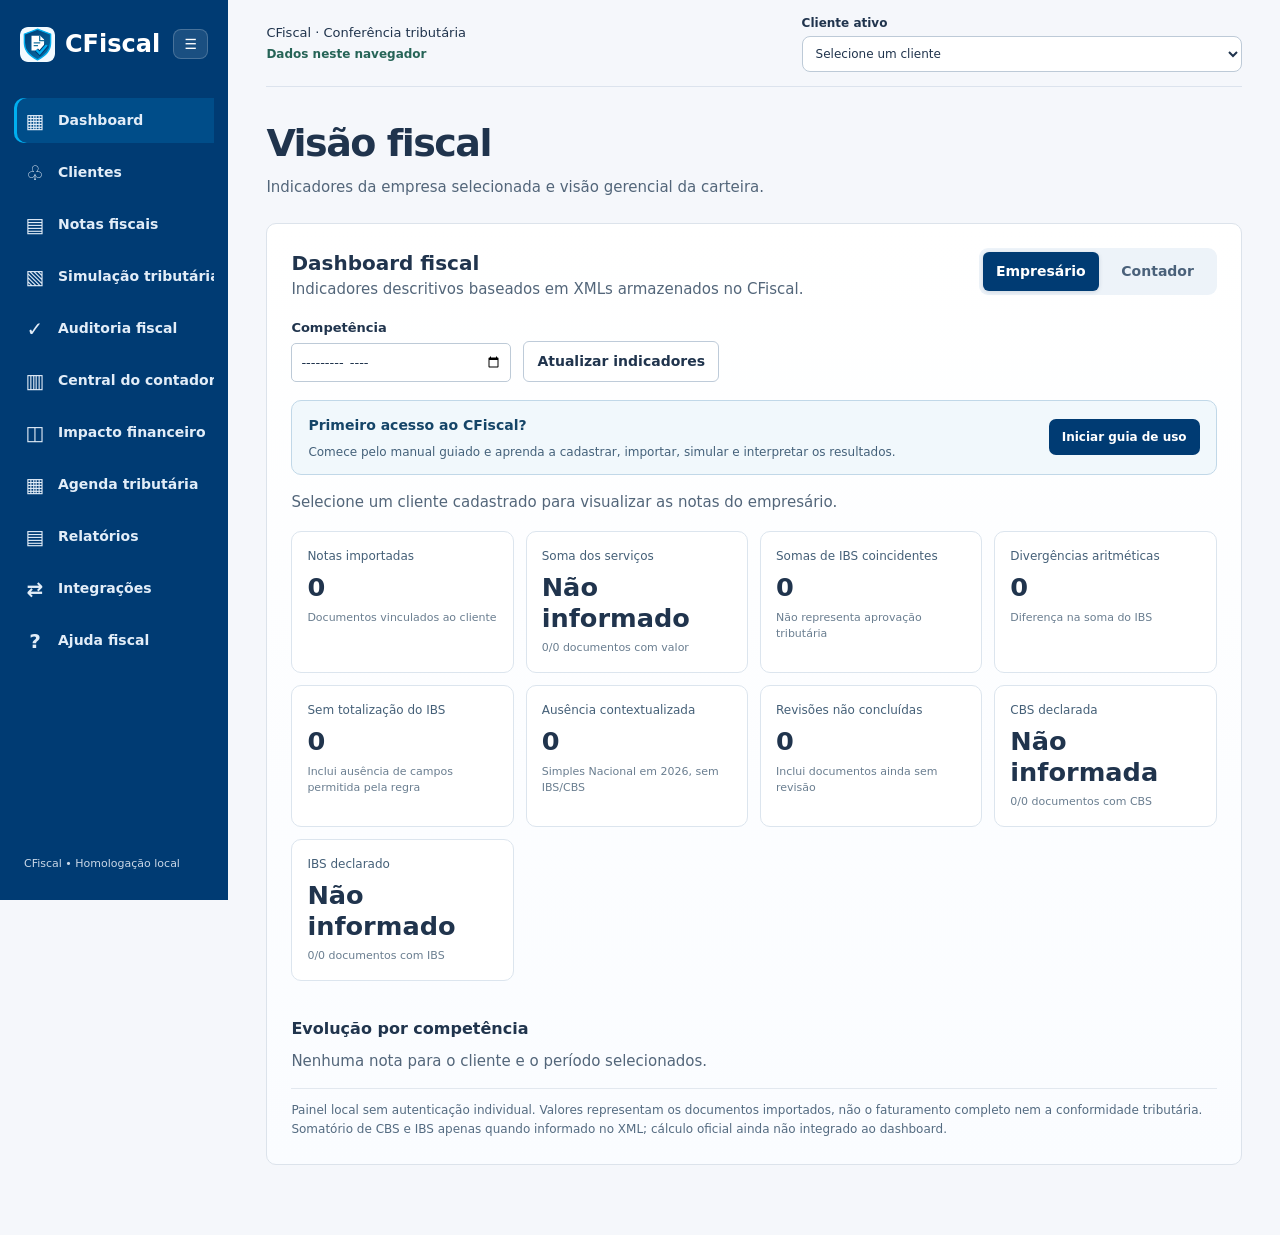
<file: web/index.html>
<!doctype html><html lang="pt-BR"><head><meta charset="utf-8"><meta name="viewport" content="width=device-width, initial-scale=1"><title>CFiscal | Dashboard</title><link rel="icon" href="marca.svg?v=2"><link rel="stylesheet" href="componentes/consult-tabs.css"><link rel="stylesheet" href="style.css"><script defer src="componentes/consult-tabs.js"></script><script defer src="browser-store.js"></script><script defer src="app.js"></script><script defer src="dashboard.js"></script><script defer src="preliminary.js"></script><script defer src="tax-engine.js"></script><script defer src="fiscal-workspace.js"></script><script defer src="simulation.js"></script><script defer src="navigation.js"></script></head><body><aside id="sidebar" class="app-sidebar"><div class="brand"><img src="marca.svg?v=2" alt="Ícone CFiscal"><span class="brand-name">CFiscal</span><button type="button" id="sidebarToggle" title="Recolher ou expandir menu" aria-label="Recolher menu lateral" aria-expanded="true">☰</button></div><nav aria-label="Navegação principal"><a href="#painel" data-nav="painel"><span class="nav-icon">▦</span><span class="nav-label">Dashboard</span></a><a href="#clientes" data-nav="clientes"><span class="nav-icon">♧</span><span class="nav-label">Clientes</span></a><a href="#notas" data-nav="notas"><span class="nav-icon">▤</span><span class="nav-label">Notas fiscais</span></a><a href="#simulacao" data-nav="simulacao"><span class="nav-icon">▧</span><span class="nav-label">Simulação tributária</span></a><a href="#auditoria" data-nav="auditoria"><span class="nav-icon">✓</span><span class="nav-label">Auditoria fiscal</span></a><a href="#contador" data-nav="contador"><span class="nav-icon">▥</span><span class="nav-label">Central do contador</span></a><a href="#impacto" data-nav="impacto"><span class="nav-icon">◫</span><span class="nav-label">Impacto financeiro</span></a><a href="#agenda" data-nav="agenda"><span class="nav-icon">▦</span><span class="nav-label">Agenda tributária</span></a><a href="#relatorios" data-nav="relatorios"><span class="nav-icon">▤</span><span class="nav-label">Relatórios</span></a><a href="#integracoes" data-nav="integracoes"><span class="nav-icon">⇄</span><span class="nav-label">Integrações</span></a><a href="ajuda.html" data-nav="ajuda"><span class="nav-icon">?</span><span class="nav-label">Ajuda fiscal</span></a></nav><small class="sidebar-foot">CFiscal • Homologação local</small></aside><main id="appMain"><header class="workspace-header"><div class="workspace-heading"><span>CFiscal · Conferência tributária</span><b id="storageModeLabel">Ambiente local</b></div><label class="workspace-client">Cliente ativo <select id="clientSelect"><option value="">Selecione um cliente</option></select></label></header><section class="app-view" data-view="painel" id="view-painel" hidden><div class="page-heading"><h1>Visão fiscal</h1><p>Indicadores da empresa selecionada e visão gerencial da carteira.</p></div><section class="sheet dashboard" id="painel" aria-label="Dashboard fiscal"><div class="subhead dashboard-head"><div><h2 id="dashboardTitle">Dashboard fiscal</h2><p id="dashboardDescription">Indicadores descritivos baseados em XMLs armazenados no CFiscal.</p></div><div class="role-picker" aria-label="Visão profissional"><button type="button" id="roleBusiness" class="active" aria-pressed="true">Empresário</button><button type="button" id="roleAccountant" aria-pressed="false">Contador</button></div></div><div class="dashboard-tools"><label>Competência <input type="month" id="dashboardMonth"></label><button id="dashboardRefresh" type="button">Atualizar indicadores</button></div><div class="help-entry"><div><strong>Primeiro acesso ao CFiscal?</strong><p>Comece pelo manual guiado e aprenda a cadastrar, importar, simular e interpretar os resultados.</p></div><a href="ajuda.html#roteiro">Iniciar guia de uso</a></div><p id="dashboardContext" role="status">Selecione um cliente para consultar os indicadores.</p><div id="dashboardCards" class="dashboard-cards"></div><div id="dashboardMonthList" class="dashboard-months"></div><div id="accountantClients" class="dashboard-clients" hidden></div><p class="dashboard-disclaimer">Painel local sem autenticação individual. Valores representam os documentos importados, não o faturamento completo nem a conformidade tributária. Somatório de CBS e IBS apenas quando informado no XML; cálculo oficial ainda não integrado ao dashboard.</p></section>
</section><section class="app-view" data-view="clientes" id="view-clientes" hidden><div class="page-heading"><h1>Gestão de clientes</h1><p>Cadastre emitentes e prepare a vinculação dos documentos fiscais.</p></div><section class="sheet" id="browserStorageSettings" hidden><h2>Dados armazenados neste navegador</h2><p>Na versão web, os clientes, notas, revisões e simulações ficam apenas no armazenamento local deste navegador e dispositivo. Não são sincronizados nem enviados para a Vercel ou Supabase. Limpar os dados do navegador pode excluir o cadastro. Não use dados sigilosos em equipamentos compartilhados.</p><div class="actions"><button type="button" id="browserBackup">Exportar cópia de segurança (JSON)</button><button type="button" id="browserRestore">Restaurar cópia</button><input hidden type="file" id="browserRestoreFile" accept=".json,application/json"><button type="button" id="browserClear">Apagar dados deste navegador</button></div><p id="browserStorageStatus" role="status"></p></section><section class="sheet" id="clientes"><div class="subhead"><div><h2>Clientes</h2><p>Cadastre a empresa emitente antes de importar suas notas. O vínculo é validado pelo CNPJ informado no XML.</p></div></div><form id="clientForm" class="client-form"><label>Razão social / nome do cliente<input name="nome" maxlength="150" required placeholder="Nome da empresa"></label><label>CNPJ<input name="cnpj" maxlength="18" required placeholder="00.000.000/0000-00"></label><button type="submit" class="primary">Cadastrar cliente</button></form><p id="clientInfo" role="status">Selecione um cliente para visualizar e importar notas. Documentos anteriores sem vínculo ficam em uma fila separada.</p></section>
</section><section class="app-view" data-view="notas" id="view-notas" hidden><section class="title"><div><h1>Conferência fiscal</h1><p>Importe notas de serviço e acompanhe a revisão por empresa.</p></div><div class="actions"><button id="demo">Carregar exemplos</button><button class="primary" id="import">Importar XMLs em lote</button><input hidden type="file" id="files" multiple accept=".xml,application/xml"></div></section>
<details id="receipts" class="sheet receipt" hidden><summary id="batchTitle">Resultado da importação</summary><ul id="batch"></ul></details>
<section class="sheet" id="legacySection" hidden><h2>Notas anteriores sem cliente</h2><p>Esta fila é exclusiva para organizar notas importadas antes do cadastro de clientes. Selecione o cliente com o mesmo CNPJ e use "Vincular" no detalhe da nota. A vinculação a CNPJ diferente é bloqueada.</p><button type="button" id="legacy">Ver notas sem vínculo</button><button type="button" id="backClient" hidden>Voltar ao cliente</button></section><div id="metrics" class="metrics"></div><section class="sheet"><div class="subhead"><div><h2>Fila de notas</h2><p>Conferência da soma do IBS estadual e municipal.</p></div><button id="export">Exportar CSV</button></div>
<div class="filters"><label>Emitente<select id="company"></select></label><label>Competência<input type="month" id="month"></label><label>Resultado<select id="status"><option value="">Todos os resultados</option><option>Valores coincidentes</option><option>Divergência</option><option>Dados insuficientes</option></select></label><label>Revisão<select id="workflow"><option value="">Todas as situações</option><option>Aberta</option><option>Em análise</option><option>Concluída</option><option>Reaberta</option></select></label></div>
<div class="tablewrap"><table><thead><tr><th>Nota / empresa</th><th>Competência</th><th>IBS declarado</th><th>Resultado</th><th>Revisão</th><th></th></tr></thead><tbody id="rows"></tbody></table></div><p id="empty"></p></section>
</section><section class="app-view" data-view="simulacao" id="view-simulacao" hidden>
<div class="page-heading"><h1>Simulação tributária</h1><p>Prepare as informações da empresa para comparar cenários tributários de 2027.</p></div>
<section class="sheet" id="simulationRoadmap"><div class="help-inline"><h2>Etapas do estudo tributário</h2><a href="ajuda.html#simulacao">Entenda cada campo antes de preencher</a></div><p>Preencha e salve os dados. O diagnóstico indica o que pode ser calculado e o que ainda depende da contabilidade.</p><div class="sim-steps"><button type="button" data-simstep="dados" class="active">1. Informações da empresa</button><button type="button" data-simstep="diagnostico">2. Diagnóstico e pendências</button><button type="button" data-simstep="resultados">3. Resultados e cenários</button></div><div id="simulationProgress" class="simulation-progress" role="status">Selecione a empresa e informe os dados disponíveis.</div></section>
<section class="sheet sim-panel" data-sim-panel="dados"><div class="subhead"><div><h2>Dados da empresa</h2><p>Informações locais, vinculadas ao cliente selecionado no cabeçalho. Não são extraídas automaticamente de uma única NFS-e.</p></div></div>
<div class="simulation-explain"><strong>Referência para testar com a Consult Services</strong><p>Você informou faturamento de R$ 13.000 por mês durante 2026, sem empregados e sem retirada de pró-labore. Isso permite projetar R$ 156.000 para o ano de 2027. Para o RBT12 de janeiro/2027, confirme separadamente a receita de dezembro/2025 a novembro/2026.</p><button type="button" id="simulationExample" class="sim-reference-button">Usar esses valores como hipótese</button><p><small>O exemplo preenche somente receita, projeção, equipe e pró-labore. Folha elegível, despesas e enquadramento da atividade permanecem pendentes. Não é uma confirmação contábil.</small></p></div>
<div id="simulationWarnings" class="simulation-warning" role="alert" hidden></div>
<div class="simulation-explain"><strong>Como preencher este estudo?</strong><p>Informe os dados dos últimos 12 meses e as projeções da empresa. O sistema explica cada parâmetro e não presume que uma única nota represente todo o faturamento.</p><p>Os valores devem ser confirmados com os relatórios contábeis e o PGDAS-D antes de qualquer decisão tributária.</p></div>
<form id="simulationForm" class="simulation-form">
<label>Competência de referência para RBT12 <span class="field-hint">Para competências de 2027, a referência legal considera os 12 meses anteriores ao mês imediatamente precedente à apuração. Janeiro/2027 utiliza dezembro/2025 a novembro/2026. Não copie automaticamente a receita anual de 2026.</span><input name="competencia_referencia" type="month" value="2027-01"></label>
<label>Atividade sujeita ao Fator R? <span class="field-hint">A aplicação depende da atividade efetivamente prestada, do CNAE e do anexo tributário confirmado por profissional habilitado. Não presumimos pelo texto da NFS-e.</span><select name="atividade_fator_r"><option value="nao_confirmado">A confirmar com a contabilidade</option><option value="sim">Sim, confirmado</option><option value="nao">Não, confirmado</option></select></label>
<label>Regime confirmado para o estudo <span class="field-hint">Regime cadastral ou de apuração confirmado pelo contador, não apenas o indicado no XML.</span><select name="regime_confirmado"><option value="nao_confirmado">Ainda não confirmado</option><option value="simples">Simples Nacional</option><option value="presumido">Lucro Presumido</option><option value="real">Lucro Real</option></select></label>
<label>Receita bruta acumulada em 12 meses (RBT12, R$)<span class="field-hint">Receita do período legal de referência exibido no topo da tela. Em janeiro/2027, dezembro/2025 a novembro/2026. Confira outras receitas e o demonstrativo contábil.</span><input name="receita_12m" type="number" min="0" step="0.01" placeholder="Informe o RBT12"></label>
<label>Faturamento projetado em 2027 (R$)<span class="field-hint">Previsão anual para comparar cenários. É uma hipótese, não um faturamento já realizado.</span><input name="receita_prevista_2027" type="number" min="0" step="0.01" placeholder="Projeção anual"></label>
<label>Folha elegível acumulada em 12 meses (R$)<span class="field-hint">Total usado para estudar o Fator R, incluindo pró-labore e encargos elegíveis quando aplicáveis. Informe a soma completa, sem duplicar o pró-labore.</span><input name="folha_12m" type="number" min="0" step="0.01" placeholder="Conforme apuração contábil"></label>
<label>Despesas acumuladas em 12 meses (R$)<span class="field-hint">Despesas relevantes para o estudo, a serem classificadas com a contabilidade. Nem toda despesa gera crédito tributário.</span><input name="despesas_12m" type="number" min="0" step="0.01" placeholder="Para avaliação futura de elegibilidade"></label>
<label>Situação da equipe <span class="field-hint">Ajuda a entender se existe folha de empregados além do pró-labore dos sócios.</span><select name="estrutura_equipe"><option value="nao_informado">Ainda não informado</option><option value="so_socios">Somente sócios, sem empregados</option><option value="com_funcionarios">Com empregados</option></select></label>
<label>Pró-labore bruto mensal (R$)<span class="field-hint">Remuneração mensal dos sócios pelo trabalho. Não é distribuição de lucros nem receita da empresa.</span><input name="prolabore_mensal" type="number" min="0" step="0.01" placeholder="Informe o valor bruto mensal"></label>
<div class="simulation-explain simulation-wide"><strong>Fator R, quando aplicável à atividade</strong><p>Em linhas gerais, a relação entre folha elegível e receita bruta dos últimos 12 meses influencia o enquadramento de determinadas atividades nos Anexos III ou V. A referência de 28% não equivale à alíquota de imposto nem indica um pró-labore obrigatório.</p><p>O CFiscal usa apenas a folha total informada para essa estimativa. O pró-labore é coletado separadamente para conferência, sem ser somado novamente.</p><div id="factorPreview" class="factor-preview" role="status" aria-live="polite">Preencha RBT12 e folha elegível para visualizar a proporção informativa.</div><small>Um resultado igual ou superior a 28% não confirma, por si só, que sua atividade esteja sujeita ao Fator R ou que o Anexo III seja aplicável. Consulte seu contador. Quando a folha é zero, podem existir regras específicas de apuração.</small><p><a href="https://normas.receita.fazenda.gov.br/sijut2consulta/link.action?idAto=92278" target="_blank" rel="noopener noreferrer">Resolução CGSN 140/2018, regras do Fator R</a> · <a href="https://www8.receita.fazenda.gov.br/SimplesNacional/Arquivos/manual/PerguntaoSN.pdf" target="_blank" rel="noopener noreferrer">Perguntas e Respostas do Simples Nacional</a></p></div>
<div class="simulation-actions"><button type="submit" class="primary" id="simulationSave">Salvar informações</button><button type="button" id="simulationReload">Recarregar</button><button type="button" data-sim-next="diagnostico">Ver diagnóstico</button></div>
</form><p id="simulationInfo" role="status"></p></section>
<section class="sheet sim-panel" data-sim-panel="diagnostico" hidden><h2>Diagnóstico da empresa e próximos passos</h2><p>Esta análise usa os parâmetros inseridos e não substitui os relatórios oficiais do PGDAS-D.</p><div id="simulationDiagnosis" class="sim-diagnosis" aria-live="polite"></div><div class="simulation-actions"><button type="button" data-sim-next="dados">Editar parâmetros</button><button type="button" class="primary" data-sim-next="resultados">Ver resultados disponíveis</button></div></section>
<section class="sheet sim-panel" data-sim-panel="resultados" hidden><h2>Resultados do estudo | 2027</h2><p>Você pode visualizar hipóteses financeiras sem confirmar previamente os dados com a contabilidade. Os valores abaixo são exemplos, não o DAS apurado da empresa.</p><div id="taxMemory" class="tax-memory" aria-live="polite"></div><div id="preliminaryExamples" class="preliminary-examples" aria-live="polite"></div><section class="scenario-interpretation" aria-labelledby="interpretationHeading"><h3 id="interpretationHeading">Qual cenário pode se aplicar à empresa?</h3><div id="scenarioInterpretation" aria-live="polite"></div></section><div id="simulationResults" class="sim-results" aria-live="polite"></div><h2>Comparação de regimes | 2027</h2><p>O CFiscal ainda precisa confirmar enquadramento, fator R quando aplicável, tributos sobre receita e lucro, créditos, opções de IBS/CBS e memória de cálculo antes de apresentar valores devidos.</p><div id="simulationScenarios" class="scenario-grid"></div><p class="dashboard-disclaimer">Nenhum valor de imposto ou economia é calculado nesta etapa. O XML original da empresa permanece intacto. A indicação de regime no documento de 2026 não confirma a situação cadastral efetiva em 2027.</p><div class="simulation-actions"><button type="button" data-sim-next="dados">Editar informações</button><button type="button" data-sim-next="diagnostico">Ver pendências</button></div></section>
</section><section class="app-view" data-view="auditoria" id="view-auditoria" hidden><div class="page-heading"><h1>Auditoria fiscal de documentos</h1><p>Conferência preliminar em lote, classificando alertas e ausência contextualizada por competência.</p></div><section class="sheet"><div class="subhead"><h2>Documentos do cliente ativo</h2><button type="button" id="auditRefresh">Atualizar análise</button></div><p>As verificações usam dados dos XMLs importados. Assinatura digital, XSD oficial e autorização não são validados nesta versão web.</p><div id="auditSummary" class="fiscal-stats"></div><div id="auditTable" class="table-scroll"></div></section></section>
<section class="app-view" data-view="contador" id="view-contador" hidden><div class="page-heading"><h1>Central do contador</h1><p>Visão consolidada da carteira e priorização dos documentos que exigem revisão.</p></div><section class="sheet"><div class="subhead"><h2>Carteira de empresas</h2><button type="button" id="accountingRefresh">Atualizar carteira</button></div><div id="accountingSummary" class="fiscal-stats"></div><div id="accountingTable" class="table-scroll"></div><p class="fiscal-disclaimer">A carteira desta versão mostra apenas clientes cadastrados neste navegador, sem colaboração multiusuário e sem diagnóstico de conformidade integral.</p></section></section>
<section class="app-view" data-view="impacto" id="view-impacto" hidden><div class="page-heading"><h1>Impacto financeiro e formação de preço</h1><p>Simule alterações de margem e preço conforme as hipóteses do Simples Nacional.</p></div><section class="sheet"><h2>Premissas de custo</h2><p>Os cálculos abaixo são exercícios de planejamento, não substituem o fluxo de caixa ou a apuração contábil.</p><form id="impactForm" class="simulation-form"><label>Custos operacionais mensais (R$)<input name="cost" type="number" min="0" step="0.01" placeholder="Informe seus custos totais"></label><label>Margem desejada sobre receita (%)<input name="margin" type="number" min="0" max="95" step="0.1" placeholder="Ex.: 20"></label><div class="simulation-actions"><button class="primary" type="submit">Calcular impacto</button></div></form><div id="impactResults" class="fiscal-stats"></div><p class="fiscal-disclaimer">Preço-alvo = custos mensais ÷ (1 - margem desejada - alíquota efetiva simulada). Não inclui outras obrigações, tributos fora do DAS ou mudanças do volume vendido. Fórmula indisponível quando premissas insuficientes.</p></section></section>
<section class="app-view" data-view="agenda" id="view-agenda" hidden><div class="page-heading"><h1>Agenda tributária</h1><p>Eventos oficiais de referência e acompanhamento das tarefas da empresa.</p></div><section class="sheet"><h2>Prazos legais de referência</h2><p>Datas publicadas pela Receita Federal. Consulte o órgão antes de realizar opções, pois prazos e procedimentos podem ser atualizados.</p><div id="fiscalDeadlines" class="table-scroll"></div></section><section class="sheet"><h2>Tarefas da empresa no navegador</h2><form id="agendaForm" class="simulation-form"><label>Descrição da tarefa<input name="title" required maxlength="120" placeholder="Ex.: revisar PGDAS-D da competência"></label><label>Prazo interno<input type="date" name="due" required></label><div class="simulation-actions"><button type="submit" class="primary">Adicionar tarefa</button></div></form><div id="agendaTasks"></div><p class="fiscal-disclaimer">Tarefas ficam apenas neste navegador. Não há notificações automáticas, lembretes nem sincronização entre dispositivos.</p></section></section>
<section class="app-view" data-view="relatorios" id="view-relatorios" hidden><div class="page-heading"><h1>Relatórios fiscais</h1><p>Visão explicativa para empresários e trilha técnica para contadores.</p></div><section class="sheet"><div class="actions"><button type="button" id="reportBusiness" class="primary">Relatório Empresário</button><button type="button" id="reportAccountant">Relatório Contador</button><button type="button" id="reportPrint">Imprimir ou salvar em PDF</button><button type="button" id="reportJson">Exportar relatório JSON</button></div><div id="fiscalReport" class="fiscal-report"></div></section></section>
<section class="app-view" data-view="integracoes" id="view-integracoes" hidden><div class="page-heading"><h1>Integrações fiscais</h1><p>Consulte os recursos de cálculo e geração de DANFSe disponíveis no ambiente local.</p></div><details id="integracoes" class="sheet"><summary>Integrações locais da Receita</summary><p>Na versão Python local, as calculadoras de Regime Regular e Simples Nacional podem ser acionadas na aba Motores de cada nota. No modo web com localStorage, esta conexão não existe e nenhuma consulta é executada. O DANFSe usa o XML original para gerar o PDF. Para iniciar os serviços, consulte INTEGRACOES.md no pacote.</p></details>
</section></main><dialog id="drawer"><div class="subhead"><div><small>Documento fiscal</small><h2 id="detailTitle"></h2></div><button id="close" aria-label="Fechar detalhes">Fechar</button></div>
<section class="document-next-step" id="documentNextStep" aria-label="Próxima etapa do CFiscal">
  <div class="document-next-copy"><strong id="documentStepTitle">Etapa 3 de 8 · Conferência e revisão</strong><p id="documentStepStatus">Confira a situação da revisão e avance para a simulação tributária.</p></div>
  <div class="document-next-actions"><button type="button" id="documentReviewTab">Abrir revisão</button><button class="primary" type="button" id="documentContinue">Próximo passo: Simulação tributária <span aria-hidden="true">→</span></button></div>
</section>
<div class="cs-tabs" data-consult-tabs><div class="cs-tabs__nav" role="tablist" aria-label="Detalhes da nota">
<button class="cs-tabs__tab" id="t1" role="tab" aria-controls="p1" aria-selected="true">Conferência</button><button class="cs-tabs__tab" id="t2" role="tab" aria-controls="p2">Revisão</button><button class="cs-tabs__tab" id="t3" role="tab" aria-controls="p3">Motores</button></div>
<section class="cs-tabs__panel" role="tabpanel" id="p1" aria-labelledby="t1"><div id="overview"></div><button id="print">Imprimir conferência</button> <button id="pdf">Baixar DANFSe em PDF</button></section>
<section class="cs-tabs__panel" role="tabpanel" id="p2" aria-labelledby="t2" hidden><form id="review"><label>Responsável<input name="responsavel" maxlength="100" required></label><label>Situação<select name="situacao"><option>Em análise</option><option>Concluída</option><option>Reaberta</option></select></label><label>Comentário<textarea name="comentario" maxlength="2000" required></textarea></label><button class="primary">Salvar revisão</button></form><h3>Histórico da revisão</h3><div id="history"></div></section>
<section class="cs-tabs__panel" role="tabpanel" id="p3" aria-labelledby="t3" hidden><p>Os motores consultam os serviços locais da Calculadora de Tributos para a operação selecionada. Eles não validam automaticamente a autenticidade da NFS-e nem determinam o melhor regime empresarial. A consulta exige premissas fiscais confirmadas e pode retornar cálculo simulado.</p><form id="engine"><label>Motor<select id="motor"><option value="regular">Regime Regular</option><option value="simples">Simples Nacional</option></select></label><p id="assumptions"></p><div id="fields" class="fields"></div><button class="primary">Consultar motor local</button></form><div id="evidence"></div></section></div><p id="detailMessage" role="status"></p></dialog><div id="toast" role="status"></div></body></html>
</file>
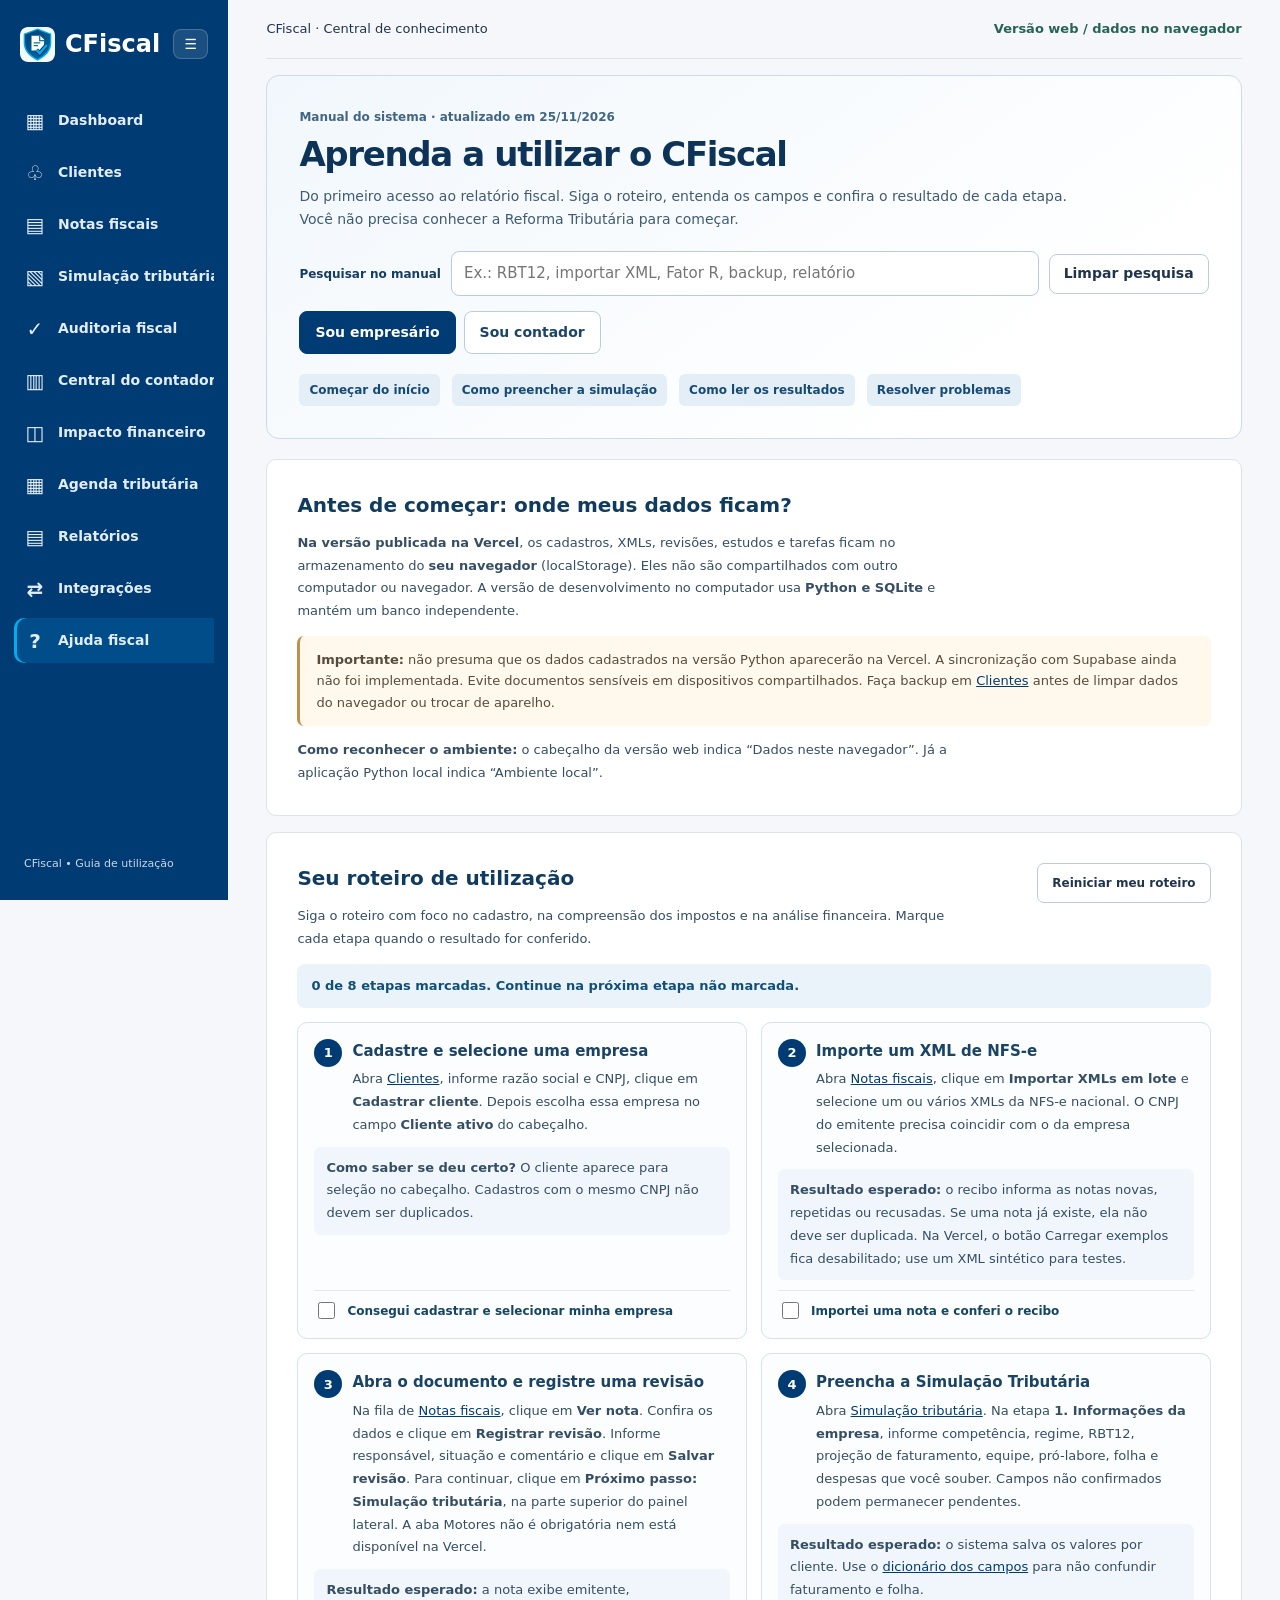
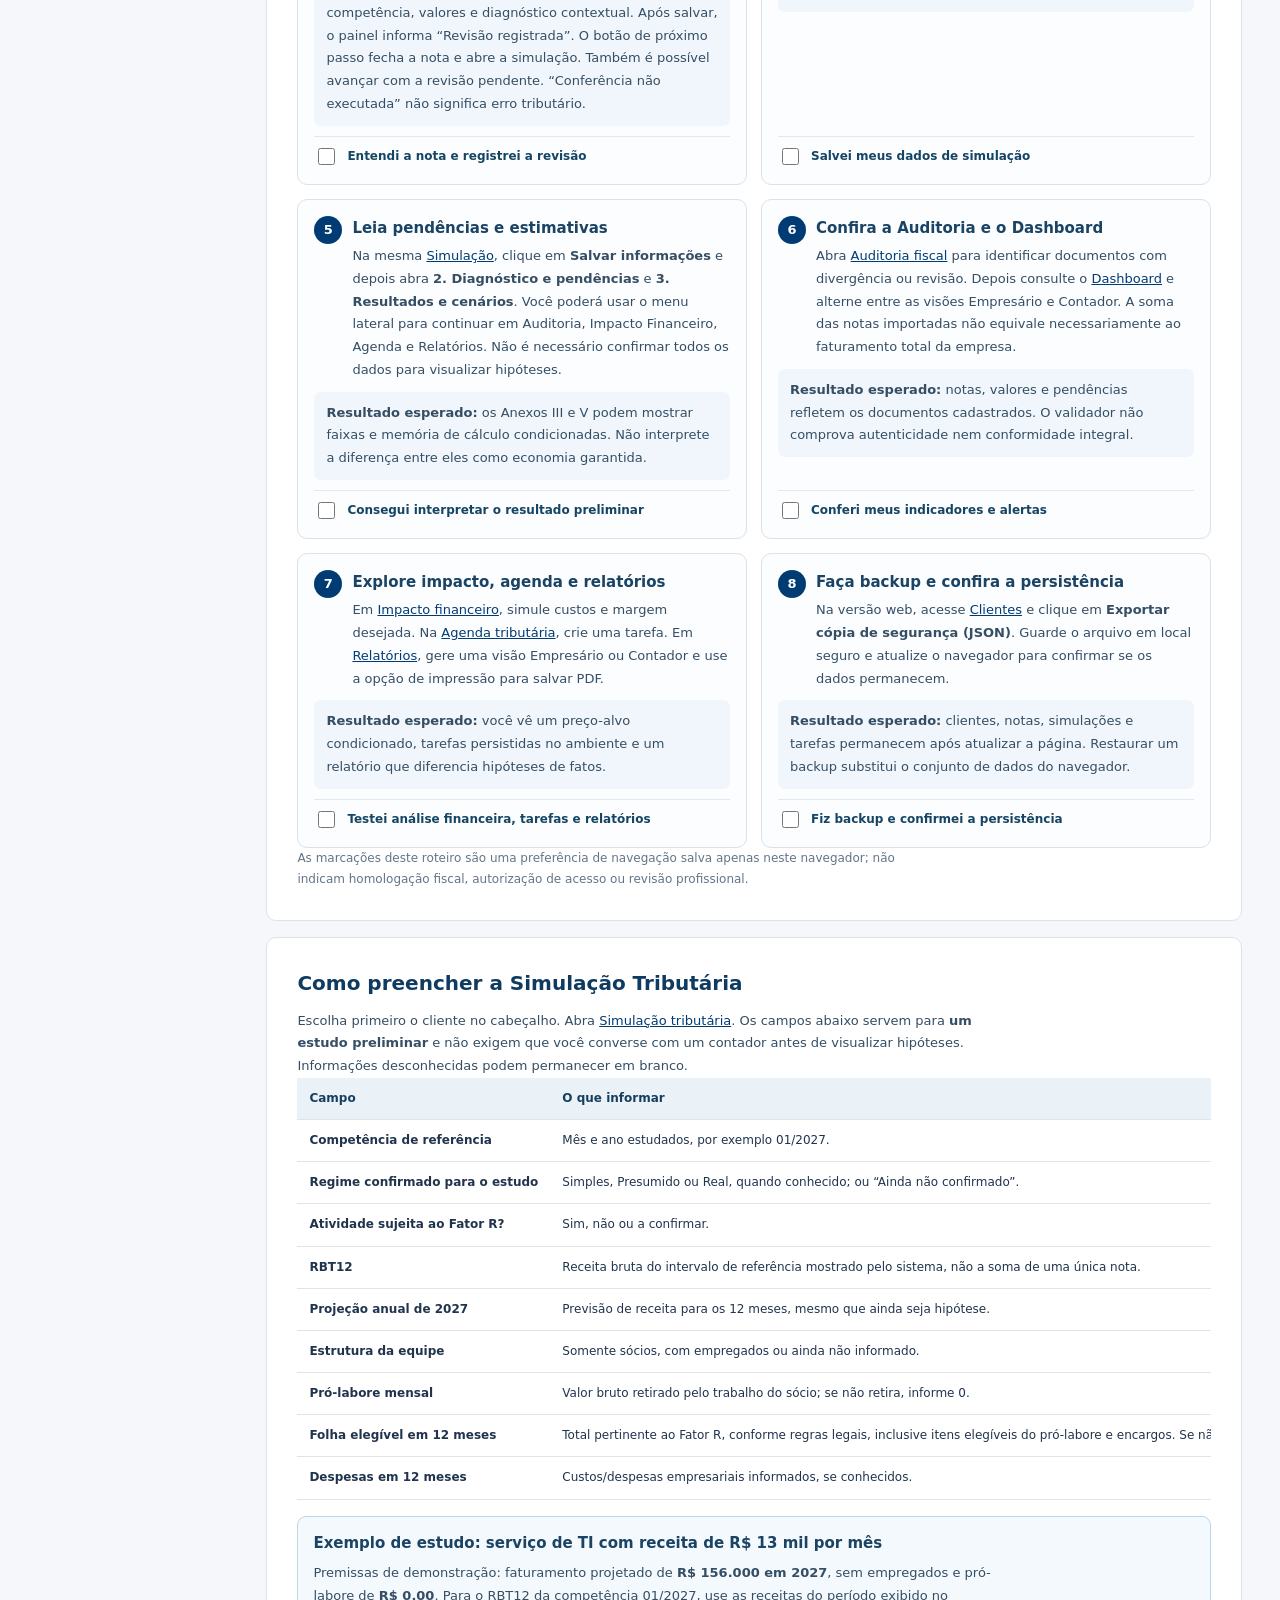
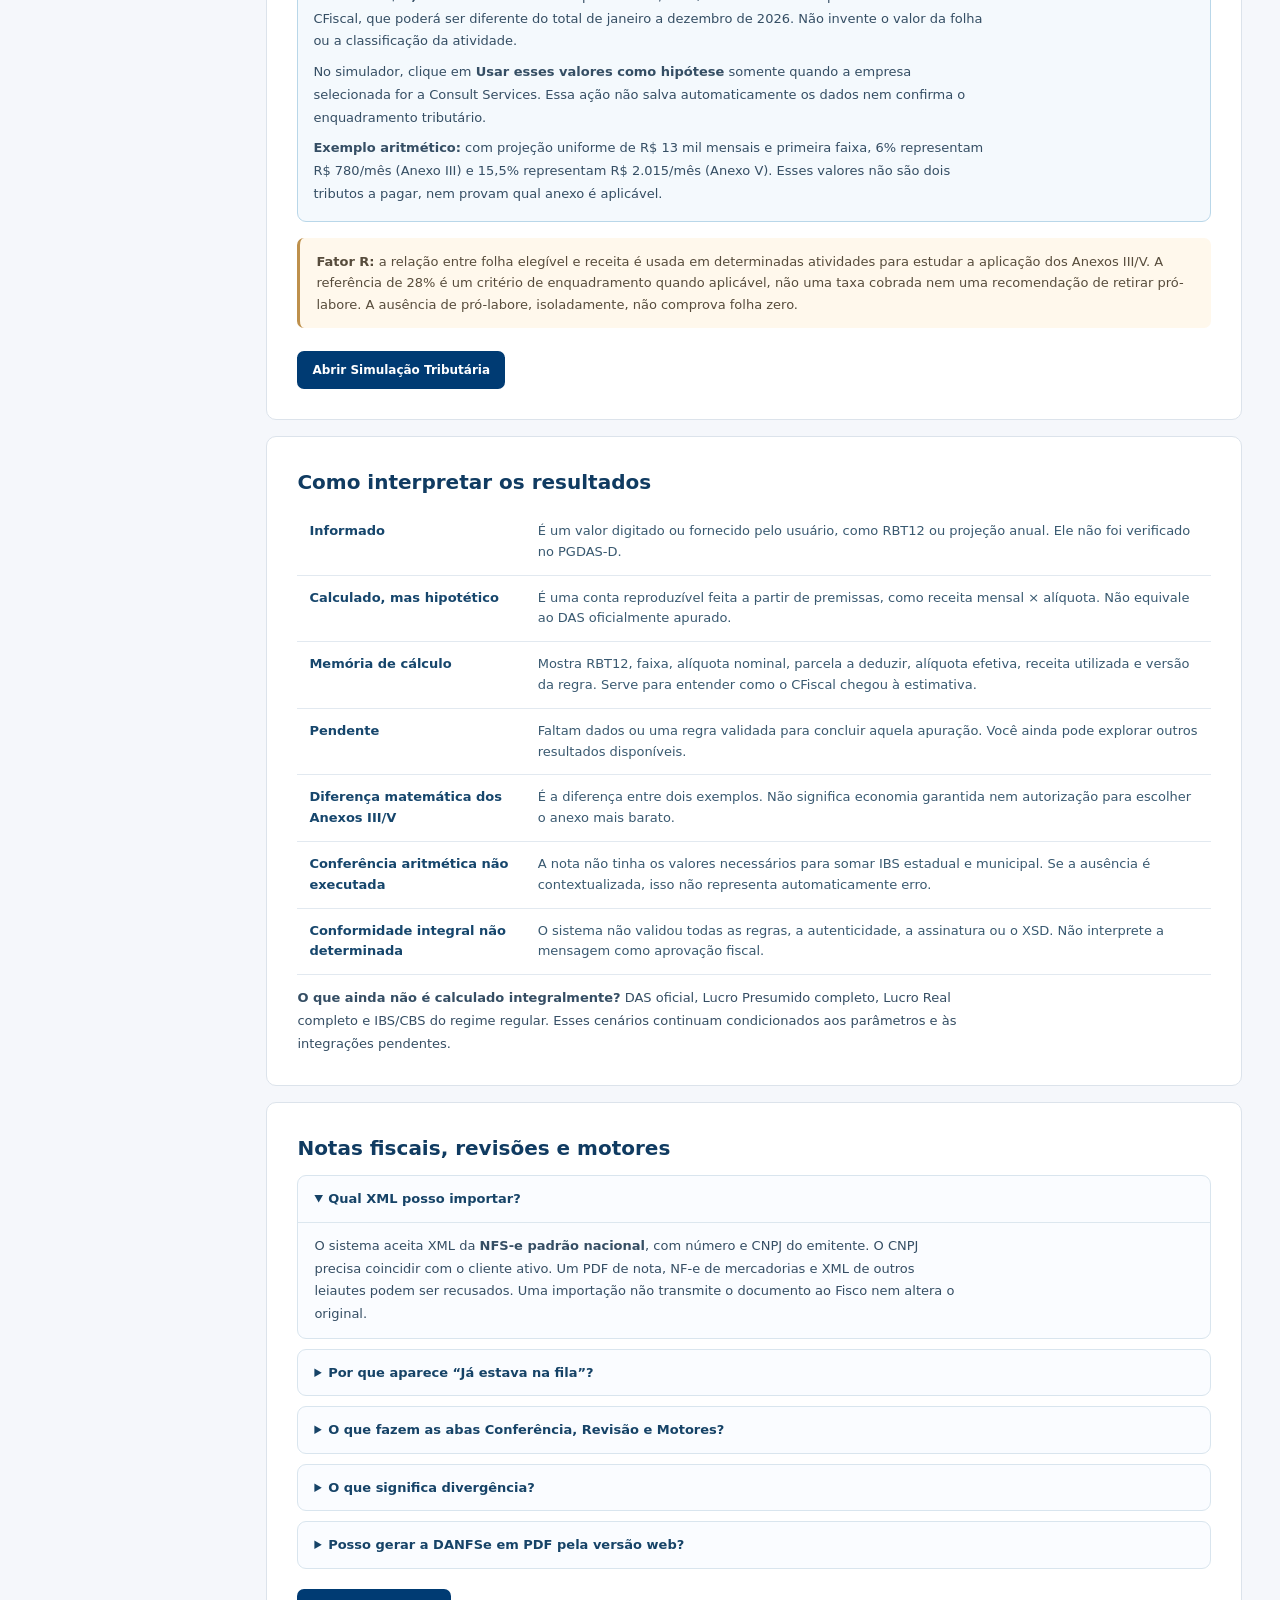
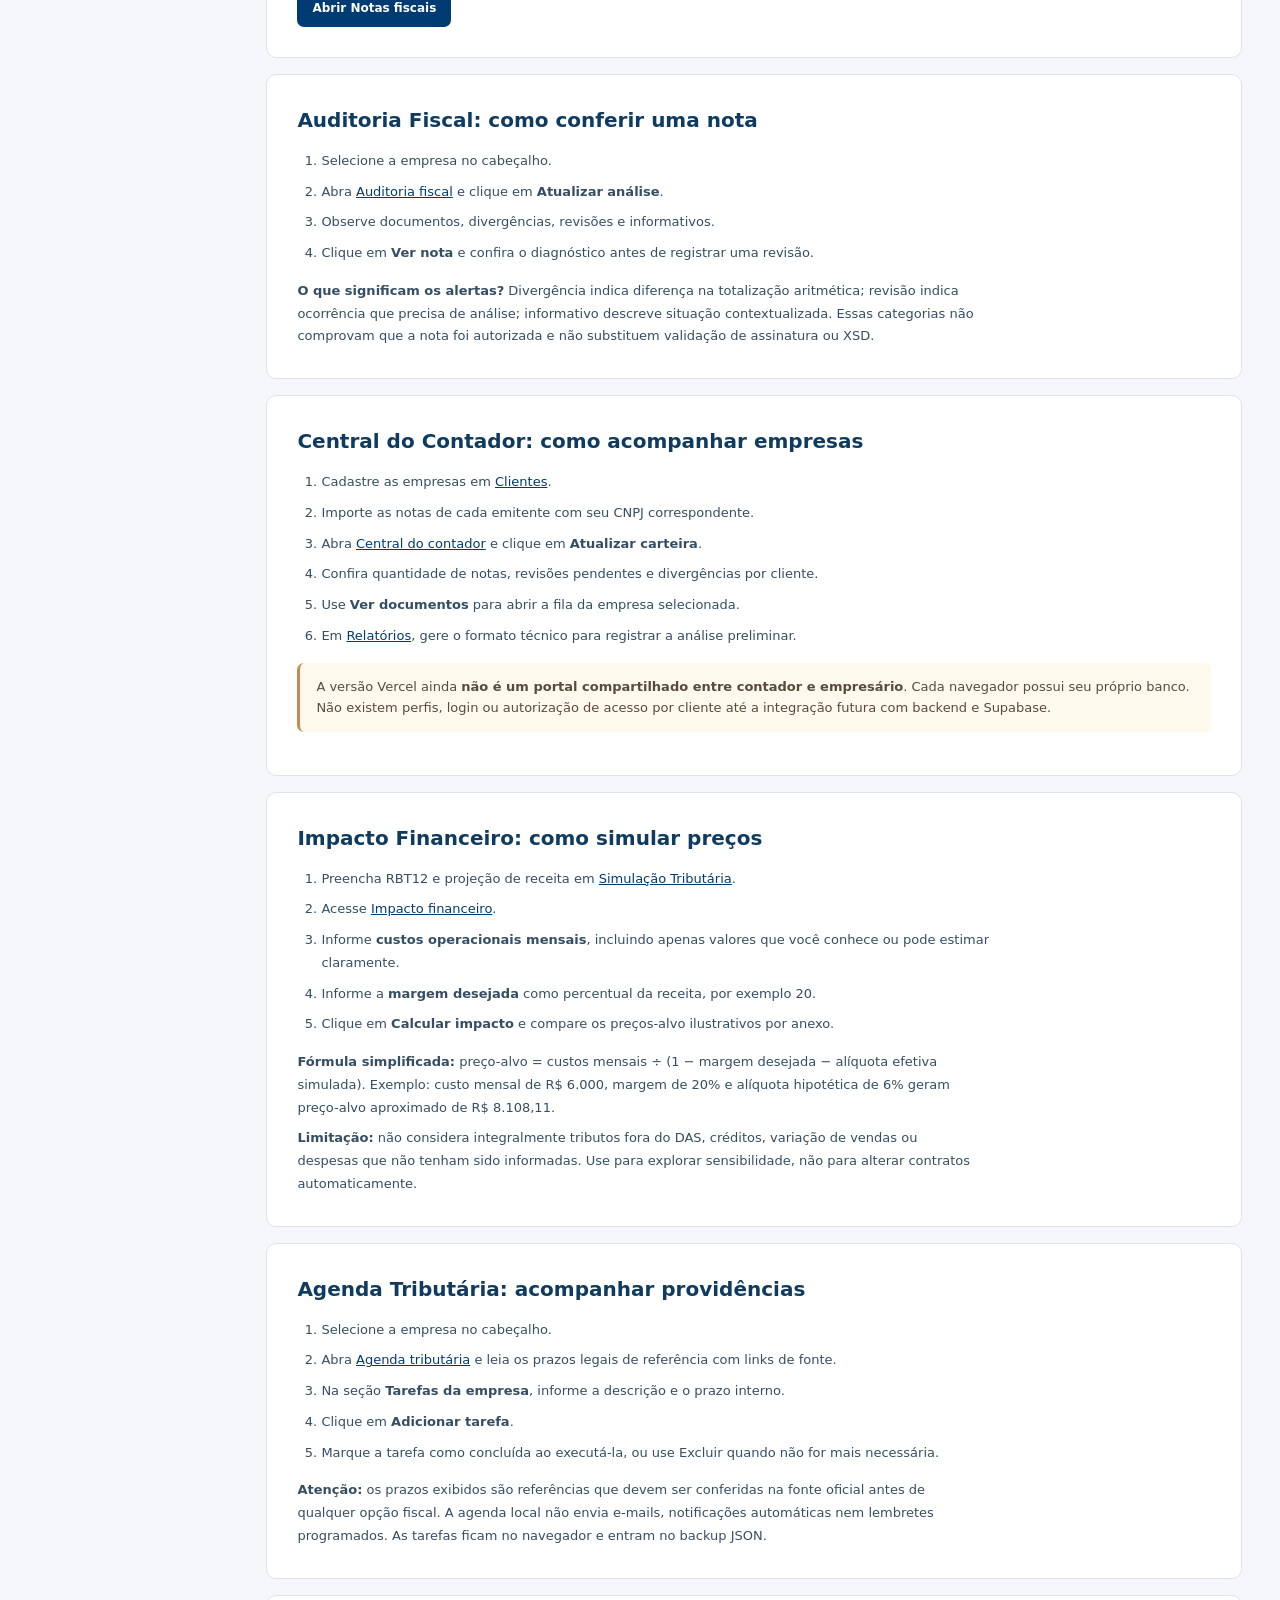
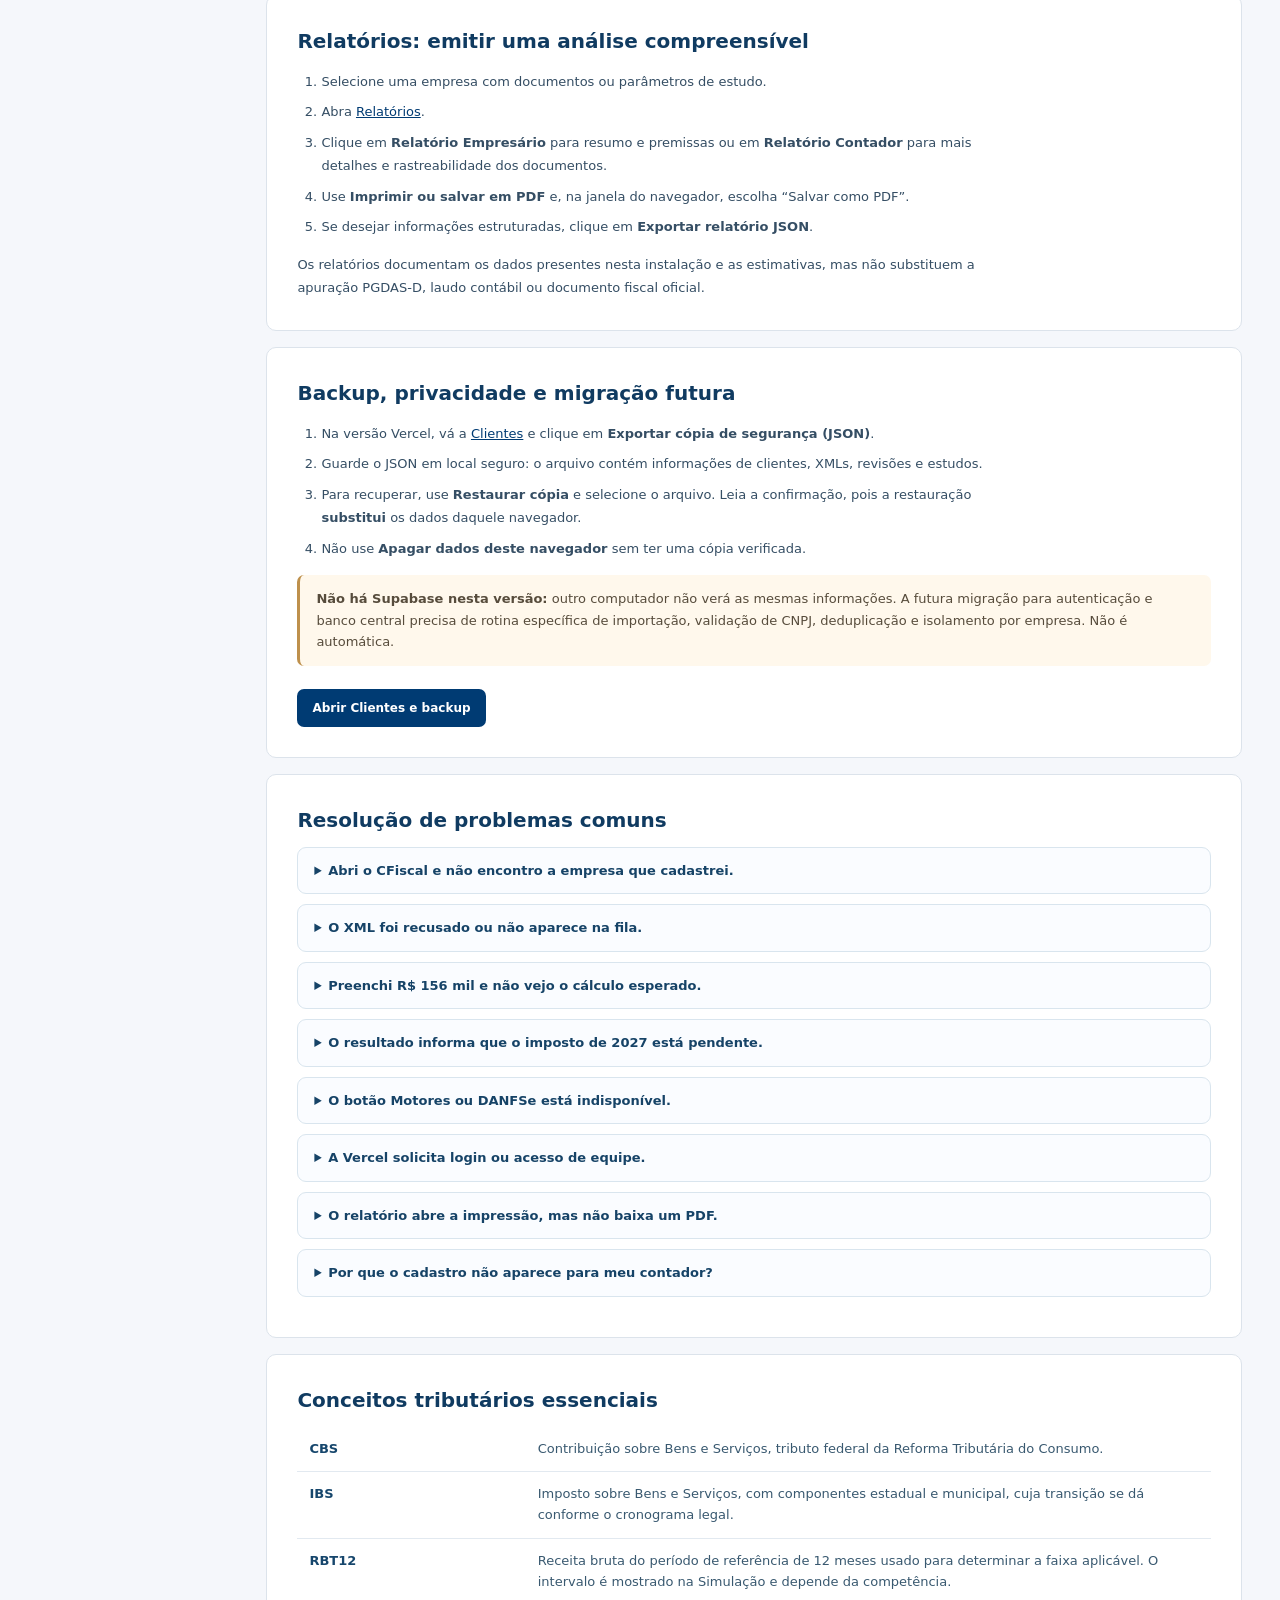
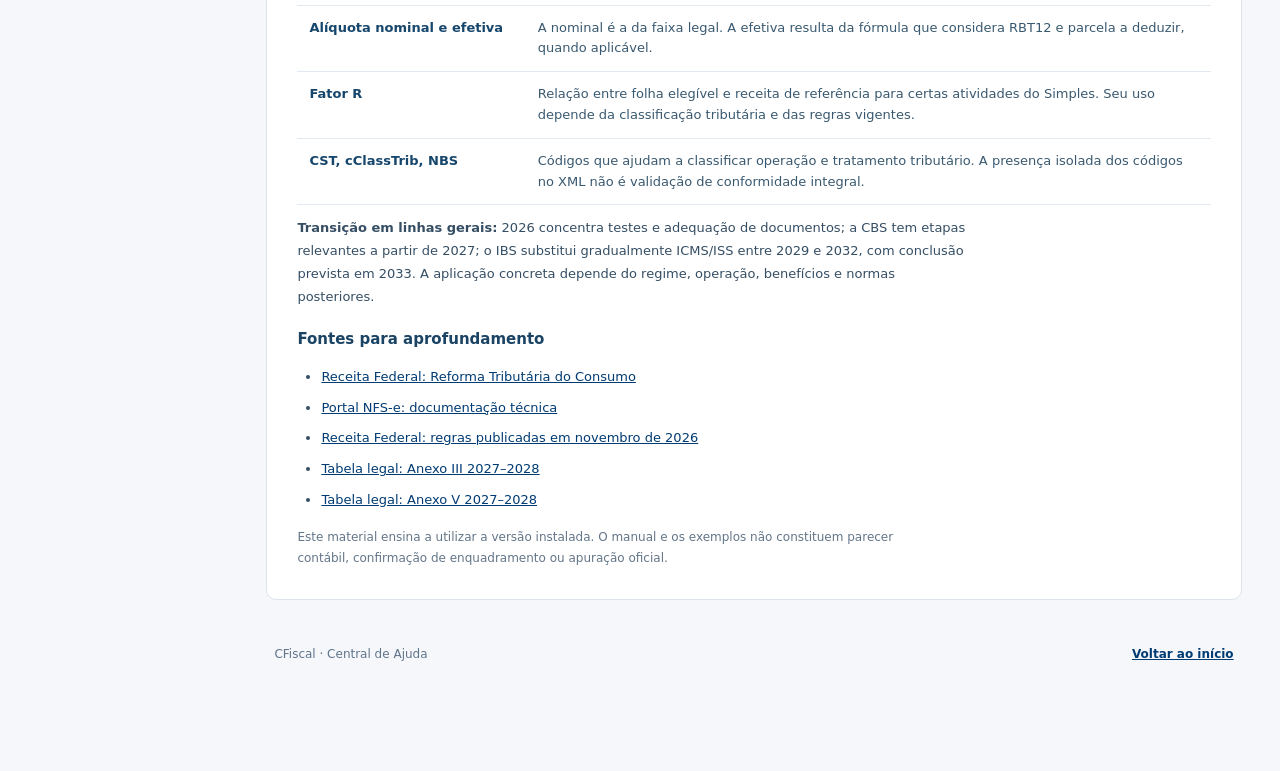
<file: web/ajuda.html>
<!doctype html>
<html lang="pt-BR">
<head>
<meta charset="utf-8">
<meta name="viewport" content="width=device-width, initial-scale=1">
<meta name="description" content="Central de ajuda do CFiscal: primeiros passos, simulação tributária, auditoria, contadores, relatórios e segurança dos dados.">
<title>Central de Ajuda | CFiscal</title>
<link rel="icon" href="marca.svg?v=2">
<link rel="stylesheet" href="style.css">
<link rel="stylesheet" href="help.css">
<script defer src="navigation.js"></script>
<script defer src="help.js"></script>
</head>
<body data-page="ajuda">
<aside id="sidebar" class="app-sidebar">
 <div class="brand"><img src="marca.svg?v=2" alt="Ícone CFiscal"><span class="brand-name">CFiscal</span><button type="button" id="sidebarToggle" title="Recolher ou expandir menu" aria-label="Recolher menu lateral" aria-expanded="true">☰</button></div>
 <nav aria-label="Navegação principal">
  <a href="/#painel" data-nav="painel"><span class="nav-icon">▦</span><span class="nav-label">Dashboard</span></a>
  <a href="/#clientes" data-nav="clientes"><span class="nav-icon">♧</span><span class="nav-label">Clientes</span></a>
  <a href="/#notas" data-nav="notas"><span class="nav-icon">▤</span><span class="nav-label">Notas fiscais</span></a>
  <a href="/#simulacao" data-nav="simulacao"><span class="nav-icon">▧</span><span class="nav-label">Simulação tributária</span></a>
  <a href="/#auditoria" data-nav="auditoria"><span class="nav-icon">✓</span><span class="nav-label">Auditoria fiscal</span></a>
  <a href="/#contador" data-nav="contador"><span class="nav-icon">▥</span><span class="nav-label">Central do contador</span></a>
  <a href="/#impacto" data-nav="impacto"><span class="nav-icon">◫</span><span class="nav-label">Impacto financeiro</span></a>
  <a href="/#agenda" data-nav="agenda"><span class="nav-icon">▦</span><span class="nav-label">Agenda tributária</span></a>
  <a href="/#relatorios" data-nav="relatorios"><span class="nav-icon">▤</span><span class="nav-label">Relatórios</span></a>
  <a href="/#integracoes" data-nav="integracoes"><span class="nav-icon">⇄</span><span class="nav-label">Integrações</span></a>
  <a href="ajuda.html" data-nav="ajuda" aria-current="page"><span class="nav-icon">?</span><span class="nav-label">Ajuda fiscal</span></a>
 </nav>
 <small class="sidebar-foot">CFiscal • Guia de utilização</small>
</aside>
<main class="help help-center" id="appMain">
 <header class="help-topbar"><span>CFiscal · Central de conhecimento</span><b id="helpMode">Identificando ambiente...</b></header>
 <section class="help-hero" id="inicio">
  <div class="help-eyebrow">Manual do sistema · atualizado em 25/11/2026</div>
  <h1>Aprenda a utilizar o CFiscal</h1>
  <p>Do primeiro acesso ao relatório fiscal. Siga o roteiro, entenda os campos e confira o resultado de cada etapa. Você não precisa conhecer a Reforma Tributária para começar.</p>
  <div class="help-toolbar">
   <label for="helpSearch">Pesquisar no manual</label>
   <input type="search" id="helpSearch" placeholder="Ex.: RBT12, importar XML, Fator R, backup, relatório" autocomplete="off">
   <button id="helpReset" type="button">Limpar pesquisa</button>
  </div>
  <div class="help-role-controls" aria-label="Escolha o percurso">
   <button type="button" class="active" data-role="empresario" aria-pressed="true">Sou empresário</button>
   <button type="button" data-role="contador" aria-pressed="false">Sou contador</button>
  </div>
  <div class="help-quicklinks">
   <a href="#roteiro">Começar do início</a>
   <a href="#simulacao">Como preencher a simulação</a>
   <a href="#resultados">Como ler os resultados</a>
   <a href="#problemas">Resolver problemas</a>
  </div>
 </section>
 <div id="helpNoResults" class="help-empty" hidden role="status">Nenhum tópico corresponde à busca. Tente palavras como cliente, XML, imposto, backup ou contador.</div>
 <section class="sheet help-topic" id="antes-de-comecar" data-search="primeiro acesso ambiente local browser armazenamento dados vercel sqlite supabase segurança">
  <h2>Antes de começar: onde meus dados ficam?</h2>
  <p><strong>Na versão publicada na Vercel</strong>, os cadastros, XMLs, revisões, estudos e tarefas ficam no armazenamento do <strong>seu navegador</strong> (localStorage). Eles não são compartilhados com outro computador ou navegador. A versão de desenvolvimento no computador usa <strong>Python e SQLite</strong> e mantém um banco independente.</p>
  <div class="help-notice"><strong>Importante:</strong> não presuma que os dados cadastrados na versão Python aparecerão na Vercel. A sincronização com Supabase ainda não foi implementada. Evite documentos sensíveis em dispositivos compartilhados. Faça backup em <a href="/#clientes">Clientes</a> antes de limpar dados do navegador ou trocar de aparelho.</div>
  <p><strong>Como reconhecer o ambiente:</strong> o cabeçalho da versão web indica “Dados neste navegador”. Já a aplicação Python local indica “Ambiente local”.</p>
 </section>
 <section class="sheet help-topic" id="roteiro" data-search="roteiro fluxo passo a passo primeira vez iniciar empresa contador cadastro importar nota simulação resultados auditoria relatorio">
  <div class="help-section-head"><div><h2>Seu roteiro de utilização</h2><p>Execute na ordem. Marque uma etapa quando você conseguir verificar seu resultado.</p></div><button type="button" id="helpProgressReset">Reiniciar meu roteiro</button></div>
  <div class="help-progress" id="helpProgress" role="status">0 de 8 etapas marcadas</div>
  <div class="help-steps" id="helpSteps">
   <article class="help-step" data-step="1">
    <div class="help-step-header"><span class="help-step-number">1</span><div><h3>Cadastre e selecione uma empresa</h3><p>Abra <a href="/#clientes">Clientes</a>, informe razão social e CNPJ, clique em <strong>Cadastrar cliente</strong>. Depois escolha essa empresa no campo <strong>Cliente ativo</strong> do cabeçalho.</p></div></div>
    <p class="help-expected"><strong>Como saber se deu certo?</strong> O cliente aparece para seleção no cabeçalho. Cadastros com o mesmo CNPJ não devem ser duplicados.</p>
    <label class="help-done"><input type="checkbox" data-check="1"> Consegui cadastrar e selecionar minha empresa</label>
   </article>
   <article class="help-step" data-step="2">
    <div class="help-step-header"><span class="help-step-number">2</span><div><h3>Importe um XML de NFS-e</h3><p>Abra <a href="/#notas">Notas fiscais</a>, clique em <strong>Importar XMLs em lote</strong> e selecione um ou vários XMLs da NFS-e nacional. O CNPJ do emitente precisa coincidir com o da empresa selecionada.</p></div></div>
    <p class="help-expected"><strong>Resultado esperado:</strong> o recibo informa as notas novas, repetidas ou recusadas. Se uma nota já existe, ela não deve ser duplicada. Na Vercel, o botão Carregar exemplos fica desabilitado; use um XML sintético para testes.</p>
    <label class="help-done"><input type="checkbox" data-check="2"> Importei uma nota e conferi o recibo</label>
   </article>
   <article class="help-step" data-step="3">
    <div class="help-step-header"><span class="help-step-number">3</span><div><h3>Abra o documento e registre uma revisão</h3><p>Na fila de <a href="/#notas">Notas fiscais</a>, clique em <strong>Ver nota</strong>. Confira os dados e clique em <strong>Registrar revisão</strong>. Informe responsável, situação e comentário e clique em <strong>Salvar revisão</strong>. Para continuar, clique em <strong>Próximo passo: Simulação tributária</strong>, na parte superior do painel lateral. A aba Motores não é obrigatória nem está disponível na Vercel.</p></div></div>
    <p class="help-expected"><strong>Resultado esperado:</strong> a nota exibe emitente, competência, valores e diagnóstico contextual. Após salvar, o painel informa “Revisão registrada”. O botão de próximo passo fecha a nota e abre a simulação. Também é possível avançar com a revisão pendente. “Conferência não executada” não significa erro tributário.</p>
    <label class="help-done"><input type="checkbox" data-check="3"> Entendi a nota e registrei a revisão</label>
   </article>
   <article class="help-step" data-step="4">
    <div class="help-step-header"><span class="help-step-number">4</span><div><h3>Preencha a Simulação Tributária</h3><p>Abra <a href="/#simulacao">Simulação tributária</a>. Na etapa <strong>1. Informações da empresa</strong>, informe competência, regime, RBT12, projeção de faturamento, equipe, pró-labore, folha e despesas que você souber. Campos não confirmados podem permanecer pendentes.</p></div></div>
    <p class="help-expected"><strong>Resultado esperado:</strong> o sistema salva os valores por cliente. Use o <a href="#simulacao">dicionário dos campos</a> para não confundir faturamento e folha.</p>
    <label class="help-done"><input type="checkbox" data-check="4"> Salvei meus dados de simulação</label>
   </article>
   <article class="help-step" data-step="5">
    <div class="help-step-header"><span class="help-step-number">5</span><div><h3>Leia pendências e estimativas</h3><p>Na mesma <a href="/#simulacao">Simulação</a>, clique em <strong>Salvar informações</strong> e depois abra <strong>2. Diagnóstico e pendências</strong> e <strong>3. Resultados e cenários</strong>. Você poderá usar o menu lateral para continuar em Auditoria, Impacto Financeiro, Agenda e Relatórios. Não é necessário confirmar todos os dados para visualizar hipóteses.</p></div></div>
    <p class="help-expected"><strong>Resultado esperado:</strong> os Anexos III e V podem mostrar faixas e memória de cálculo condicionadas. Não interprete a diferença entre eles como economia garantida.</p>
    <label class="help-done"><input type="checkbox" data-check="5"> Consegui interpretar o resultado preliminar</label>
   </article>
   <article class="help-step" data-step="6">
    <div class="help-step-header"><span class="help-step-number">6</span><div><h3>Confira a Auditoria e o Dashboard</h3><p>Abra <a href="/#auditoria">Auditoria fiscal</a> para identificar documentos com divergência ou revisão. Depois consulte o <a href="/#painel">Dashboard</a> e alterne entre as visões Empresário e Contador. A soma das notas importadas não equivale necessariamente ao faturamento total da empresa.</p></div></div>
    <p class="help-expected"><strong>Resultado esperado:</strong> notas, valores e pendências refletem os documentos cadastrados. O validador não comprova autenticidade nem conformidade integral.</p>
    <label class="help-done"><input type="checkbox" data-check="6"> Conferi meus indicadores e alertas</label>
   </article>
   <article class="help-step" data-step="7">
    <div class="help-step-header"><span class="help-step-number">7</span><div><h3>Explore impacto, agenda e relatórios</h3><p>Em <a href="/#impacto">Impacto financeiro</a>, simule custos e margem desejada. Na <a href="/#agenda">Agenda tributária</a>, crie uma tarefa. Em <a href="/#relatorios">Relatórios</a>, gere uma visão Empresário ou Contador e use a opção de impressão para salvar PDF.</p></div></div>
    <p class="help-expected"><strong>Resultado esperado:</strong> você vê um preço-alvo condicionado, tarefas persistidas no ambiente e um relatório que diferencia hipóteses de fatos.</p>
    <label class="help-done"><input type="checkbox" data-check="7"> Testei análise financeira, tarefas e relatórios</label>
   </article>
   <article class="help-step" data-step="8">
    <div class="help-step-header"><span class="help-step-number">8</span><div><h3>Faça backup e confira a persistência</h3><p>Na versão web, acesse <a href="/#clientes">Clientes</a> e clique em <strong>Exportar cópia de segurança (JSON)</strong>. Guarde o arquivo em local seguro e atualize o navegador para confirmar se os dados permanecem.</p></div></div>
    <p class="help-expected"><strong>Resultado esperado:</strong> clientes, notas, simulações e tarefas permanecem após atualizar a página. Restaurar um backup substitui o conjunto de dados do navegador.</p>
    <label class="help-done"><input type="checkbox" data-check="8"> Fiz backup e confirmei a persistência</label>
   </article>
  </div>
  <p class="help-footnote">As marcações deste roteiro são uma preferência de navegação salva apenas neste navegador; não indicam homologação fiscal, autorização de acesso ou revisão profissional.</p>
 </section>
 <section class="sheet help-topic" id="simulacao" data-search="simulacao preencher campos rbt12 prolabore fator r receita folha despesas competencia regime 2027 anexo III V valor 156000 consult">
  <h2>Como preencher a Simulação Tributária</h2>
  <p>Escolha primeiro o cliente no cabeçalho. Abra <a href="/#simulacao">Simulação tributária</a>. Os campos abaixo servem para <strong>um estudo preliminar</strong> e não exigem que você converse com um contador antes de visualizar hipóteses. Informações desconhecidas podem permanecer em branco.</p>
  <div class="help-table-wrap"><table class="help-table">
   <thead><tr><th>Campo</th><th>O que informar</th><th>Por que importa</th></tr></thead>
   <tbody>
    <tr><td>Competência de referência</td><td>Mês e ano estudados, por exemplo 01/2027.</td><td>Define a janela de receitas e a versão das regras.</td></tr>
    <tr><td>Regime confirmado para o estudo</td><td>Simples, Presumido ou Real, quando conhecido; ou “Ainda não confirmado”.</td><td>É o ponto de partida, não uma alteração efetiva do regime.</td></tr>
    <tr><td>Atividade sujeita ao Fator R?</td><td>Sim, não ou a confirmar.</td><td>Somente certas atividades dependem da relação folha/receita para o anexo.</td></tr>
    <tr><td>RBT12</td><td>Receita bruta do intervalo de referência mostrado pelo sistema, não a soma de uma única nota.</td><td>Define a faixa e ajuda a calcular a alíquota efetiva.</td></tr>
    <tr><td>Projeção anual de 2027</td><td>Previsão de receita para os 12 meses, mesmo que ainda seja hipótese.</td><td>Permite visualizar receita média e cenários de cobrança.</td></tr>
    <tr><td>Estrutura da equipe</td><td>Somente sócios, com empregados ou ainda não informado.</td><td>Explica a composição potencial da folha.</td></tr>
    <tr><td>Pró-labore mensal</td><td>Valor bruto retirado pelo trabalho do sócio; se não retira, informe 0.</td><td>É diferente de lucros distribuídos e da receita faturada.</td></tr>
    <tr><td>Folha elegível em 12 meses</td><td>Total pertinente ao Fator R, conforme regras legais, inclusive itens elegíveis do pró-labore e encargos. Se não souber, deixe vazio.</td><td>Não copie o faturamento para a folha. O CFiscal não soma o pró-labore outra vez.</td></tr>
    <tr><td>Despesas em 12 meses</td><td>Custos/despesas empresariais informados, se conhecidos.</td><td>São base preliminar para estudo financeiro; nem toda despesa é dedutível ou gera crédito.</td></tr>
   </tbody>
  </table></div>
  <div class="help-example">
   <h3>Exemplo de estudo: serviço de TI com receita de R$ 13 mil por mês</h3>
   <p>Premissas de demonstração: faturamento projetado de <strong>R$ 156.000 em 2027</strong>, sem empregados e pró-labore de <strong>R$ 0,00</strong>. Para o RBT12 da competência 01/2027, use as receitas do período exibido no CFiscal, que poderá ser diferente do total de janeiro a dezembro de 2026. Não invente o valor da folha ou a classificação da atividade.</p>
   <p>No simulador, clique em <strong>Usar esses valores como hipótese</strong> somente quando a empresa selecionada for a Consult Services. Essa ação não salva automaticamente os dados nem confirma o enquadramento tributário.</p>
   <p><strong>Exemplo aritmético:</strong> com projeção uniforme de R$ 13 mil mensais e primeira faixa, 6% representam R$ 780/mês (Anexo III) e 15,5% representam R$ 2.015/mês (Anexo V). Esses valores não são dois tributos a pagar, nem provam qual anexo é aplicável.</p>
  </div>
  <div class="help-notice"><strong>Fator R:</strong> a relação entre folha elegível e receita é usada em determinadas atividades para estudar a aplicação dos Anexos III/V. A referência de 28% é um critério de enquadramento quando aplicável, não uma taxa cobrada nem uma recomendação de retirar pró-labore. A ausência de pró-labore, isoladamente, não comprova folha zero.</div>
  <a class="help-route" href="/#simulacao">Abrir Simulação Tributária</a>
 </section>
 <section class="sheet help-topic" id="resultados" data-search="resultados calculado informado hipótese pendente tributos das rbt12 memoria de calculo receita faixa deducao aliquota nominal anexo">
  <h2>Como interpretar os resultados</h2>
  <dl class="help-glossary">
   <dt>Informado</dt><dd>É um valor digitado ou fornecido pelo usuário, como RBT12 ou projeção anual. Ele não foi verificado no PGDAS-D.</dd>
   <dt>Calculado, mas hipotético</dt><dd>É uma conta reproduzível feita a partir de premissas, como receita mensal × alíquota. Não equivale ao DAS oficialmente apurado.</dd>
   <dt>Memória de cálculo</dt><dd>Mostra RBT12, faixa, alíquota nominal, parcela a deduzir, alíquota efetiva, receita utilizada e versão da regra. Serve para entender como o CFiscal chegou à estimativa.</dd>
   <dt>Pendente</dt><dd>Faltam dados ou uma regra validada para concluir aquela apuração. Você ainda pode explorar outros resultados disponíveis.</dd>
   <dt>Diferença matemática dos Anexos III/V</dt><dd>É a diferença entre dois exemplos. Não significa economia garantida nem autorização para escolher o anexo mais barato.</dd>
   <dt>Conferência aritmética não executada</dt><dd>A nota não tinha os valores necessários para somar IBS estadual e municipal. Se a ausência é contextualizada, isso não representa automaticamente erro.</dd>
   <dt>Conformidade integral não determinada</dt><dd>O sistema não validou todas as regras, a autenticidade, a assinatura ou o XSD. Não interprete a mensagem como aprovação fiscal.</dd>
  </dl>
  <p><strong>O que ainda não é calculado integralmente?</strong> DAS oficial, Lucro Presumido completo, Lucro Real completo e IBS/CBS do regime regular. Esses cenários continuam condicionados aos parâmetros e às integrações pendentes.</p>
 </section>
 <section class="sheet help-topic" id="notas" data-search="xml nota fiscal notas lote importar duplicada rejeitada recusada conferencia revisao motores prefeitura assinatura xsd danfse">
  <h2>Notas fiscais, revisões e motores</h2>
  <details class="help-faq" open><summary>Qual XML posso importar?</summary><p>O sistema aceita XML da <strong>NFS-e padrão nacional</strong>, com número e CNPJ do emitente. O CNPJ precisa coincidir com o cliente ativo. Um PDF de nota, NF-e de mercadorias e XML de outros leiautes podem ser recusados. Uma importação não transmite o documento ao Fisco nem altera o original.</p></details>
  <details class="help-faq"><summary>Por que aparece “Já estava na fila”?</summary><p>O documento já está registrado. O CFiscal evita duplicidade e preserva revisões anteriores. Use <strong>Abrir nota</strong> no recibo ou localize-o na fila.</p></details>
  <details class="help-faq"><summary>O que fazem as abas Conferência, Revisão e Motores?</summary><p><strong>Conferência</strong> mostra valores, diagnóstico contextual e limitações da análise. <strong>Revisão</strong> registra situação, responsável e comentário. <strong>Motores</strong> consulta calculadoras locais quando há serviços instalados e disponíveis. Na Vercel com localStorage, os motores oficiais não funcionam.</p></details>
  <details class="help-faq"><summary>O que significa divergência?</summary><p>O total do IBS informado no XML não coincide com a soma das parcelas estadual e municipal. Exemplo: 0,24 + 0,24 = 0,48; um total declarado de 1,48 produz diferença aritmética de 1,00. Isso não determina sozinho imposto a pagar, multa ou crédito.</p></details>
  <details class="help-faq"><summary>Posso gerar a DANFSe em PDF pela versão web?</summary><p>Não pela integração oficial. Ela depende de backend. A opção de imprimir relatórios do CFiscal é diferente da emissão ou obtenção de uma DANFSe oficial.</p></details>
  <a class="help-route" href="/#notas">Abrir Notas fiscais</a>
 </section>
 <section class="sheet help-topic" id="auditoria" data-search="auditoria fiscal divergencia xml alertas prioridade revisar autorizado status documento xsd assinatura">
  <h2>Auditoria Fiscal: como conferir uma nota</h2>
  <ol><li>Selecione a empresa no cabeçalho.</li><li>Abra <a href="/#auditoria">Auditoria fiscal</a> e clique em <strong>Atualizar análise</strong>.</li><li>Observe documentos, divergências, revisões e informativos.</li><li>Clique em <strong>Ver nota</strong> e confira o diagnóstico antes de registrar uma revisão.</li></ol>
  <p><strong>O que significam os alertas?</strong> Divergência indica diferença na totalização aritmética; revisão indica ocorrência que precisa de análise; informativo descreve situação contextualizada. Essas categorias não comprovam que a nota foi autorizada e não substituem validação de assinatura ou XSD.</p>
 </section>
 <section class="sheet help-topic" id="contador" data-search="contador carteira clientes escritorio multiplas empresas dashboard colaboracao central abrir documentos responsabilidades">
  <h2>Central do Contador: como acompanhar empresas</h2>
  <ol><li>Cadastre as empresas em <a href="/#clientes">Clientes</a>.</li><li>Importe as notas de cada emitente com seu CNPJ correspondente.</li><li>Abra <a href="/#contador">Central do contador</a> e clique em <strong>Atualizar carteira</strong>.</li><li>Confira quantidade de notas, revisões pendentes e divergências por cliente.</li><li>Use <strong>Ver documentos</strong> para abrir a fila da empresa selecionada.</li><li>Em <a href="/#relatorios">Relatórios</a>, gere o formato técnico para registrar a análise preliminar.</li></ol>
  <div class="help-notice">A versão Vercel ainda <strong>não é um portal compartilhado entre contador e empresário</strong>. Cada navegador possui seu próprio banco. Não existem perfis, login ou autorização de acesso por cliente até a integração futura com backend e Supabase.</div>
 </section>
 <section class="sheet help-topic" id="impacto" data-search="impacto financeiro preço custos margem percentual faturamento lucro preço alvo formula">
  <h2>Impacto Financeiro: como simular preços</h2>
  <ol><li>Preencha RBT12 e projeção de receita em <a href="/#simulacao">Simulação Tributária</a>.</li><li>Acesse <a href="/#impacto">Impacto financeiro</a>.</li><li>Informe <strong>custos operacionais mensais</strong>, incluindo apenas valores que você conhece ou pode estimar claramente.</li><li>Informe a <strong>margem desejada</strong> como percentual da receita, por exemplo 20.</li><li>Clique em <strong>Calcular impacto</strong> e compare os preços-alvo ilustrativos por anexo.</li></ol>
  <p><strong>Fórmula simplificada:</strong> preço-alvo = custos mensais ÷ (1 − margem desejada − alíquota efetiva simulada). Exemplo: custo mensal de R$ 6.000, margem de 20% e alíquota hipotética de 6% geram preço-alvo aproximado de R$ 8.108,11.</p>
  <p><strong>Limitação:</strong> não considera integralmente tributos fora do DAS, créditos, variação de vendas ou despesas que não tenham sido informadas. Use para explorar sensibilidade, não para alterar contratos automaticamente.</p>
 </section>
 <section class="sheet help-topic" id="agenda" data-search="agenda calendario prazos eventos tarefas adicionar prazo vencimento concluir excluir alerta notificacao">
  <h2>Agenda Tributária: acompanhar providências</h2>
  <ol><li>Selecione a empresa no cabeçalho.</li><li>Abra <a href="/#agenda">Agenda tributária</a> e leia os prazos legais de referência com links de fonte.</li><li>Na seção <strong>Tarefas da empresa</strong>, informe a descrição e o prazo interno.</li><li>Clique em <strong>Adicionar tarefa</strong>.</li><li>Marque a tarefa como concluída ao executá-la, ou use Excluir quando não for mais necessária.</li></ol>
  <p><strong>Atenção:</strong> os prazos exibidos são referências que devem ser conferidas na fonte oficial antes de qualquer opção fiscal. A agenda local não envia e-mails, notificações automáticas nem lembretes programados. As tarefas ficam no navegador e entram no backup JSON.</p>
 </section>
 <section class="sheet help-topic" id="relatorios" data-search="relatorios empresario contador imprimir pdf json resultado memoria fiscal">
  <h2>Relatórios: emitir uma análise compreensível</h2>
  <ol><li>Selecione uma empresa com documentos ou parâmetros de estudo.</li><li>Abra <a href="/#relatorios">Relatórios</a>.</li><li>Clique em <strong>Relatório Empresário</strong> para resumo e premissas ou em <strong>Relatório Contador</strong> para mais detalhes e rastreabilidade dos documentos.</li><li>Use <strong>Imprimir ou salvar em PDF</strong> e, na janela do navegador, escolha “Salvar como PDF”.</li><li>Se desejar informações estruturadas, clique em <strong>Exportar relatório JSON</strong>.</li></ol>
  <p>Os relatórios documentam os dados presentes nesta instalação e as estimativas, mas não substituem a apuração PGDAS-D, laudo contábil ou documento fiscal oficial.</p>
 </section>
 <section class="sheet help-topic" id="backup" data-search="backup json restaurar armazenamento dados navegador sqlite vercel perda dados limpar apagar localstorage privacidade">
  <h2>Backup, privacidade e migração futura</h2>
  <ol><li>Na versão Vercel, vá a <a href="/#clientes">Clientes</a> e clique em <strong>Exportar cópia de segurança (JSON)</strong>.</li><li>Guarde o JSON em local seguro: o arquivo contém informações de clientes, XMLs, revisões e estudos.</li><li>Para recuperar, use <strong>Restaurar cópia</strong> e selecione o arquivo. Leia a confirmação, pois a restauração <strong>substitui</strong> os dados daquele navegador.</li><li>Não use <strong>Apagar dados deste navegador</strong> sem ter uma cópia verificada.</li></ol>
  <div class="help-notice"><strong>Não há Supabase nesta versão:</strong> outro computador não verá as mesmas informações. A futura migração para autenticação e banco central precisa de rotina específica de importação, validação de CNPJ, deduplicação e isolamento por empresa. Não é automática.</div>
  <a class="help-route" href="/#clientes">Abrir Clientes e backup</a>
 </section>
 <section class="sheet help-topic" id="problemas" data-search="problemas troubleshooting erro tela vazia campo faltando cliente importar arquivo nota pdf xml calculo pendente acesso vercel proteção">
  <h2>Resolução de problemas comuns</h2>
  <details class="help-faq"><summary>Abri o CFiscal e não encontro a empresa que cadastrei.</summary><p>Confira o domínio acessado e o navegador/dispositivo. Dados salvos no SQLite Python não aparecem automaticamente na Vercel; dados de outro domínio Vercel também não aparecem. Se houver backup JSON daquele ambiente, restaure com cuidado.</p></details>
  <details class="help-faq"><summary>O XML foi recusado ou não aparece na fila.</summary><p>Verifique o <strong>Cliente ativo</strong>, o CNPJ do emitente no XML, se o arquivo é NFS-e nacional e a mensagem exata do recibo. Se aparecer “Já estava na fila”, abra a nota existente em vez de importar novamente.</p></details>
  <details class="help-faq"><summary>Preenchi R$ 156 mil e não vejo o cálculo esperado.</summary><p>Veja se o valor foi colocado em <strong>RBT12</strong> ou <strong>projeção anual</strong>. Não lance receita no campo de folha. No cálculo versionado, RBT12 e receita mensal projetada são informações distintas. Abra “Diagnóstico e pendências” para conferir o que falta.</p></details>
  <details class="help-faq"><summary>O resultado informa que o imposto de 2027 está pendente.</summary><p>O CFiscal pode mostrar exemplos condicionados, mas não calcula automaticamente o DAS oficial, nem o conjunto completo de tributos do Lucro Presumido, Lucro Real ou do IBS/CBS regular. “Pendente” não significa falha do servidor. Verifique as premissas e a memória de cálculo disponível.</p></details>
  <details class="help-faq"><summary>O botão Motores ou DANFSe está indisponível.</summary><p>Na Vercel essas integrações exigem backend e não estão habilitadas. Acesse a versão Python local com os serviços fiscais instalados, quando autorizados e configurados.</p></details>
  <details class="help-faq"><summary>A Vercel solicita login ou acesso de equipe.</summary><p>O projeto de homologação pode estar protegido pelas configurações de acesso da Vercel. Entre com a conta autorizada. Isso é diferente de autenticação do CFiscal, que ainda não existe na versão web localStorage.</p></details>
  <details class="help-faq"><summary>O relatório abre a impressão, mas não baixa um PDF.</summary><p>Na caixa de impressão do navegador, selecione o destino <strong>Salvar como PDF</strong>. A função não envia um PDF fiscal oficial e não precisa de backend.</p></details>
  <details class="help-faq"><summary>Por que o cadastro não aparece para meu contador?</summary><p>Porque o CFiscal na Vercel usa localStorage: cada navegador mantém seu próprio conjunto de dados. Compartilhamento seguro só será possível após o desenvolvimento de autenticação e banco central com isolamento entre empresas.</p></details>
 </section>
 <section class="sheet help-topic" id="conceitos" data-search="conceitos glossario CBS IBS reforma tributaria simples RBT12 fator r 2026 2027 2033 fontes">
  <h2>Conceitos tributários essenciais</h2>
  <dl class="help-glossary">
   <dt>CBS</dt><dd>Contribuição sobre Bens e Serviços, tributo federal da Reforma Tributária do Consumo.</dd>
   <dt>IBS</dt><dd>Imposto sobre Bens e Serviços, com componentes estadual e municipal, cuja transição se dá conforme o cronograma legal.</dd>
   <dt>RBT12</dt><dd>Receita bruta do período de referência de 12 meses usado para determinar a faixa aplicável. O intervalo é mostrado na Simulação e depende da competência.</dd>
   <dt>Alíquota nominal e efetiva</dt><dd>A nominal é a da faixa legal. A efetiva resulta da fórmula que considera RBT12 e parcela a deduzir, quando aplicável.</dd>
   <dt>Fator R</dt><dd>Relação entre folha elegível e receita de referência para certas atividades do Simples. Seu uso depende da classificação tributária e das regras vigentes.</dd>
   <dt>CST, cClassTrib, NBS</dt><dd>Códigos que ajudam a classificar operação e tratamento tributário. A presença isolada dos códigos no XML não é validação de conformidade integral.</dd>
  </dl>
  <p><strong>Transição em linhas gerais:</strong> 2026 concentra testes e adequação de documentos; a CBS tem etapas relevantes a partir de 2027; o IBS substitui gradualmente ICMS/ISS entre 2029 e 2032, com conclusão prevista em 2033. A aplicação concreta depende do regime, operação, benefícios e normas posteriores.</p>
  <h3>Fontes para aprofundamento</h3>
  <ul>
   <li><a href="https://www.gov.br/receitafederal/pt-br/acesso-a-informacao/acoes-e-programas/reforma-tributaria-do-consumo/entenda" target="_blank" rel="noopener noreferrer">Receita Federal: Reforma Tributária do Consumo</a></li>
   <li><a href="https://www.gov.br/nfse/pt-br/biblioteca/documentacao-tecnica" target="_blank" rel="noopener noreferrer">Portal NFS-e: documentação técnica</a></li>
   <li><a href="https://www.gov.br/receitafederal/pt-br/assuntos/noticias/2026/novembro/comite-gestor-do-simples-nacional-publica-novas-regras-para-o-simples-nacional-e-para-a-transicao-da-reforma-tributaria" target="_blank" rel="noopener noreferrer">Receita Federal: regras publicadas em novembro de 2026</a></li>
   <li><a href="https://legis.senado.gov.br/norma/40180341/publicacao/40181117" target="_blank" rel="noopener noreferrer">Tabela legal: Anexo III 2027–2028</a></li>
   <li><a href="https://legis.senado.gov.br/norma/40180341/publicacao/40181129" target="_blank" rel="noopener noreferrer">Tabela legal: Anexo V 2027–2028</a></li>
  </ul>
  <p class="help-footnote">Este material ensina a utilizar a versão instalada. O manual e os exemplos não constituem parecer contábil, confirmação de enquadramento ou apuração oficial.</p>
 </section>
 <footer class="help-footer"><span>CFiscal · Central de Ajuda</span><a href="#inicio">Voltar ao início</a></footer>
</main></body></html>
</file>
<file: web/componentes/consult-tabs.css>
/* RT-018: abas de formulário. Sem dependências externas. */
.cs-tabs{--cs-primary:#496fc4;--cs-border:#dde3eb;--cs-muted:#f7f9fc;--cs-text:#24364d;color:var(--cs-text);border:1px solid var(--cs-border);border-radius:10px;background:#fff;min-width:0;overflow:hidden}
.cs-tabs__nav{display:flex;gap:3px;overflow-x:auto;scrollbar-width:thin;padding:16px 18px 0;border-bottom:1px solid var(--cs-border);background:#fafbfd}
.cs-tabs__tab{white-space:nowrap;flex-shrink:0;min-height:38px;padding:9px 14px;border:1px solid var(--cs-border);border-bottom:0;border-radius:5px 5px 0 0;background:#f4f6f9;color:#31445e;font:inherit;font-size:13px;cursor:pointer}
.cs-tabs__tab[aria-selected="true"]{background:#fff;color:var(--cs-primary);font-weight:700;box-shadow:inset 0 3px 0 var(--cs-primary)}
.cs-tabs__tab:focus-visible{outline:3px solid #94b9ff;outline-offset:-3px}
.cs-tabs__panel{padding:22px 24px 24px}
.cs-tabs__panel[hidden]{display:none!important}
.cs-tabs__grid{display:grid;grid-template-columns:repeat(12,minmax(0,1fr));gap:16px}
.cs-tabs__field{grid-column:span 6;min-width:0}
.cs-tabs__field--full{grid-column:1/-1}
.cs-tabs__field--third{grid-column:span 4}
.cs-tabs__field label{display:block;margin-bottom:7px;font-size:12px;font-weight:650}
.cs-tabs__field input,.cs-tabs__field select,.cs-tabs__field textarea{width:100%;min-height:38px;padding:9px 11px;border:1px solid #cfd9e6;border-radius:5px;background:#fff;font:inherit;font-size:13px;color:#24364d}
.cs-tabs__field textarea{min-height:94px;resize:vertical}
.cs-tabs__field :is(input,select,textarea):focus-visible{outline:2px solid #9cbcf4;outline-offset:1px}
.cs-tabs__hint{font-size:12px;color:#6d7b8e;margin-top:6px}
.cs-tabs__actions{display:flex;justify-content:flex-end;flex-wrap:wrap;gap:10px;margin-top:24px;padding-top:16px;border-top:1px solid var(--cs-border)}
.cs-tabs__action{border:1px solid #b8c9df;background:#fff;color:#244b86;padding:10px 18px;border-radius:6px;font:inherit;cursor:pointer}
.cs-tabs__action--primary{color:white;background:#315fad;border-color:#315fad}
.cs-tabs__action:focus-visible{outline:3px solid #94b9ff}
.cs-tabs__skeleton{animation:cs-tabs-pulse 1.25s ease-in-out infinite alternate;background:#eef0f3;border-radius:5px;height:38px}
.cs-tabs__skeleton--label{height:12px;width:110px;margin-bottom:8px}
.cs-tabs__skeleton--large{height:150px}
@keyframes cs-tabs-pulse{to{opacity:.52}}
@media(max-width:650px){.cs-tabs__nav{padding:12px 12px 0}.cs-tabs__panel{padding:16px 14px}.cs-tabs__field,.cs-tabs__field--third{grid-column:1/-1}.cs-tabs__actions{justify-content:stretch}.cs-tabs__action{flex:1}}
@media(prefers-reduced-motion:reduce){.cs-tabs__skeleton{animation:none}}
</file>
<file: web/style.css>
:root{--consult-primary:#003B73;--consult-accent:#00AEEF}
*{box-sizing:border-box}body{margin:0;background:#f5f7fb;color:#20344d;font:15px/1.5 system-ui,Segoe UI,sans-serif}aside{position:fixed;inset:0 auto 0 0;width:212px;background:var(--consult-primary);color:white;padding:30px 18px;display:flex;flex-direction:column}.brand{display:flex;align-items:center;gap:10px;font-size:26px;font-weight:730}.brand img{width:39px}nav{margin-top:44px}nav a{display:block;color:#e2edf8;text-decoration:none;padding:10px;border-radius:7px;font-size:14px}nav a[aria-current]{background:#004d89}aside small{margin:auto 10px 0;color:#c9d7e7}main{margin-left:212px;padding:0 clamp(18px,3vw,52px) 48px;max-width:1600px}header,.title,.subhead,.actions{display:flex;align-items:center;justify-content:space-between;gap:12px}header{padding:19px 0;border-bottom:1px solid #dce3ed;font-size:13px}header b{font-weight:550;color:#266457}.title{padding:30px 0 24px}h1,h2,h3,p{margin:0}h1{font-size:clamp(26px,3vw,38px);letter-spacing:-.04em}h2{font-size:20px}h3{font-size:16px;margin:20px 0 10px}p,small{color:#53667a}button,input,select,textarea{font:inherit;color:inherit}button{padding:9px 13px;background:white;border:1px solid #becbd9;border-radius:6px;cursor:pointer;font-weight:600;font-size:14px}button:hover{border-color:#496fc4}button:disabled{opacity:.55;cursor:wait}.primary{background:var(--consult-primary);color:white;border-color:var(--consult-primary)}.metrics{display:grid;grid-template-columns:repeat(4,1fr);gap:14px;margin-bottom:22px}.metric,.sheet{background:white;border:1px solid #dce3eb;border-radius:10px}.metric{padding:16px 18px;border-top:3px solid var(--tone)}.metric strong{display:block;font-size:29px}.metric span{font-size:13px;color:#44566d}.sheet{padding:20px;margin-top:16px}.filters,.fields{display:grid;grid-template-columns:repeat(4,minmax(0,1fr));gap:12px}.filters{margin:20px 0}.fields{grid-template-columns:repeat(2,minmax(0,1fr))}label{display:grid;gap:5px;font-size:13px;font-weight:600}input,select,textarea{width:100%;border:1px solid #bdcad7;border-radius:5px;background:white;padding:8px;font-weight:400}textarea{min-height:80px}.tablewrap{overflow:auto}table{border-collapse:collapse;width:100%;white-space:nowrap;text-align:left}th,td{padding:11px 8px;border-bottom:1px solid #e2e8ef;font-size:14px}th{font-size:12px;color:#53667a;background:#f7f9fc}td small{display:block}.pill{display:inline-block;padding:3px 8px;background:#e7f4ed;color:#205d42;border-radius:5px;font-size:12px;font-weight:650}.warn{background:#fff1d7;color:#7c4b03}.missing{background:#edf0f7;color:#435472}#empty{padding:12px;font-size:14px}summary{cursor:pointer;font-weight:600}details p{margin-top:10px}dialog{position:fixed;inset:0 0 0 auto;margin:0;border:0;border-left:1px solid #bccbdc;height:100dvh;max-height:100dvh;width:min(610px,100%);max-width:100%;padding:22px;color:inherit}dialog::backdrop{background:#14284166}dialog>.subhead{margin-bottom:20px}form{display:grid;gap:12px}dl{display:grid;grid-template-columns:1fr 1fr;gap:8px}dt{color:#53667a}dd{margin:0;overflow-wrap:anywhere}pre{white-space:pre-wrap;overflow-wrap:anywhere;background:#f6f8fc;padding:10px}.event{padding:10px 0;border-top:1px solid #dce3eb}.event p{white-space:pre-wrap}#toast:not(:empty){position:fixed;bottom:20px;left:50%;transform:translateX(-50%);background:#142d4c;color:white;padding:12px 18px;border-radius:6px}#detailMessage{margin:12px 0;color:#79471c}button:focus-visible,a:focus-visible,summary:focus-visible{outline:3px solid #6199ec}
@media(max-width:930px){aside{position:static;width:100%;padding:12px 18px;flex-direction:row;align-items:center;justify-content:space-between}aside small,nav a[href="#integracoes"]{display:none}nav{margin:0}main{margin:0}.title{flex-wrap:wrap}.filters,.metrics{grid-template-columns:repeat(2,1fr)}}@media(max-width:550px){.title,.subhead{align-items:flex-start;flex-wrap:wrap}.sheet{padding:12px}.fields{grid-template-columns:1fr}.brand{font-size:21px}.actions{flex-wrap:wrap}.metric{padding:10px}.metrics{gap:8px}}

@media print{body{background:white}body>aside,body>main,#toast,dialog button,.cs-tabs__nav,#p2,#p3,#detailMessage{display:none!important}dialog[open]{position:static;display:block;inset:auto;width:100%;height:auto;border:0;overflow:visible}dialog::backdrop{background:white}.cs-tabs{border:0}#p1{display:block!important}dialog .subhead:before{content:"CFiscal · Ficha de conferência interna";font-weight:bold}}

nav a[aria-current]{box-shadow:inset 3px 0 var(--consult-accent)}.cs-tabs{--cs-primary:var(--consult-primary)}.brand img{border-radius:8px}.primary:hover{background:#004c8c}.receipt{border-left:4px solid var(--consult-accent);margin:0 0 18px}.receipt li{display:flex;align-items:center;justify-content:space-between;gap:12px;padding:6px 0}.receipt ul{padding:0}.help{max-width:1120px}.help .sheet{padding:clamp(16px,3vw,30px)}.help p,.help li{max-width:82ch}.help p+p,.help li+li{margin-top:8px}.help h2{color:var(--consult-primary)}.help a{color:var(--consult-primary)}.help dl{grid-template-columns:minmax(140px,1fr) 3fr}.help dt{font-weight:650}.help dd{padding-bottom:10px}
@media(max-width:930px){nav{display:flex;flex-wrap:wrap}nav a{font-size:13px;padding:7px}}@media(max-width:550px){.help dl{display:block}nav a{font-size:12px}.receipt li{align-items:flex-start;flex-wrap:wrap}}

.client-form{display:grid;grid-template-columns:2fr 1.3fr auto;gap:12px;align-items:end;margin:16px 0}.client-form button{min-height:39px}#clientInfo{margin:8px 0 4px}#legacySection{border-left:4px solid #b7c6d8}#legacySection button{margin:12px 8px 0 0}@media(max-width:750px){.client-form{grid-template-columns:1fr}.client-form button{width:100%}}

.dashboard{margin:18px 0 22px;padding:24px;background:linear-gradient(180deg,#ffffff,#fafcff)}
.dashboard-head{align-items:start;flex-wrap:wrap}.role-picker{display:flex;gap:4px;background:#edf3f9;padding:4px;border-radius:9px}
.role-picker button{border:0;background:transparent;color:#4a617a;min-width:110px}.role-picker button.active{background:#003B73;color:#fff;box-shadow:0 1px 4px #17314c25}
.dashboard-tools{display:flex;align-items:end;gap:12px;margin:18px 0}.dashboard-tools label{width:min(220px,100%)}
.dashboard-cards{display:grid;grid-template-columns:repeat(4,minmax(0,1fr));gap:12px;margin:18px 0}
.dash-card{display:flex;flex-direction:column;gap:7px;text-align:left;border:1px solid #dce5ee;border-radius:10px;padding:15px;min-height:113px;background:#fff}
.dash-card span{font-size:12px;color:#456078}.dash-card strong{font-size:clamp(19px,2vw,27px);line-height:1.2;overflow-wrap:anywhere}
.dash-card small{font-size:11px;color:#6a7e90}.dashboard-months{overflow:auto}.dashboard-months h3,.dashboard-clients h3{margin:18px 0 9px}
.dashboard-clients{overflow:auto}.dashboard-disclaimer{font-size:12px;line-height:1.6;border-top:1px solid #e2e8ef;margin-top:16px;padding-top:12px;color:#546b81}
@media(max-width:1150px){.dashboard-cards{grid-template-columns:repeat(2,minmax(0,1fr))}}
@media(max-width:650px){.dashboard{padding:14px}.dashboard-cards{grid-template-columns:repeat(2,minmax(0,1fr))}.role-picker{width:100%}.role-picker button{flex:1}.dashboard-tools{flex-wrap:wrap}}

.diagnosis-box{border:1px solid #bcd1e1;background:#f5f9fc;border-left:4px solid #1470a7;border-radius:9px;padding:16px;margin:0 0 18px}
.diagnosis-box h3{margin:0 0 8px}.diagnosis-box h3:not(:first-child){margin-top:16px}.diagnosis-box>strong{display:block;font-size:16px;margin-bottom:7px;color:#203b56}
.diagnosis-box p{line-height:1.6}.diagnosis-box dl{font-size:13px;margin:16px 0}.diagnosis-box dt{font-weight:600}.diagnosis-box dd{padding-bottom:6px}
.diagnosis-atencao{border-left-color:#d58e22;background:#fff9ed}.diagnosis-revisao{border-left-color:#8c6bb0;background:#faf8ff}
.diagnosis-sources{display:grid;gap:7px;font-size:13px;margin-top:15px;border-top:1px solid #d8e4ed;padding-top:10px}
.diagnosis-sources a{color:#075c91;overflow-wrap:anywhere}

/* Navegação de produto: telas independentes e sidebar adaptativa (UX-NAV-01) */
.app-view[hidden]{display:none!important}
.app-sidebar{width:228px;transition:width .2s ease;padding:24px 14px}
.app-sidebar .brand{display:flex;align-items:center;gap:10px;white-space:nowrap;padding:2px 6px}
.brand-name{font-size:24px}.app-sidebar .brand img{width:35px}
#sidebarToggle{margin-left:auto;background:rgba(255,255,255,.10);color:white;border:1px solid rgba(255,255,255,.2);border-radius:8px;padding:7px 10px;line-height:1}
.app-sidebar nav{margin-top:34px;display:grid;gap:7px}.app-sidebar nav a{display:flex;align-items:center;gap:12px;border-radius:10px;padding:12px 10px;font-weight:550}
.nav-icon{font-size:20px;line-height:1;width:22px;text-align:center;flex-shrink:0}.nav-label{white-space:nowrap}
.app-sidebar .sidebar-foot{margin:auto 10px 4px;font-size:11px}
body:not(.sidebar-collapsed) #appMain{margin-left:228px}
.sidebar-collapsed .app-sidebar{width:72px;padding:24px 9px}
.sidebar-collapsed .brand{justify-content:center;padding:0}.sidebar-collapsed .brand-name,.sidebar-collapsed .nav-label,.sidebar-collapsed .sidebar-foot{display:none}
.sidebar-collapsed .app-sidebar .brand img{display:none}
.sidebar-collapsed #sidebarToggle{margin:0 auto}
.sidebar-collapsed .app-sidebar nav a{justify-content:center;padding:12px 6px}
.sidebar-collapsed #appMain{margin-left:72px}
.workspace-header{padding:14px 0;gap:18px;min-height:77px}
.workspace-heading{display:grid;gap:3px}.workspace-heading b{font-size:12px}
.workspace-client{width:min(440px,48%);display:grid;gap:4px;font-size:12px}
.workspace-client select{padding:9px;border-radius:8px}
.page-heading{padding:28px 0 12px}.page-heading p{margin-top:4px}
.app-view > .sheet{margin-top:10px}
#view-notas > .title{padding:24px 0 12px}
#view-notas > .metrics{margin-top:18px}
#view-painel .dashboard{margin-top:12px}
#view-clientes .client-form{max-width:950px}
@media(max-width:930px){
  .app-sidebar{position:sticky;top:0;inset:auto;width:100%;flex-direction:row;padding:10px 14px;z-index:10}
  .app-sidebar nav{margin:0;display:flex;gap:4px;flex-wrap:wrap}
  .app-sidebar nav a{padding:8px}.sidebar-collapsed .app-sidebar{width:100%;padding:10px 14px}
  .sidebar-collapsed .app-sidebar .brand img{display:block}
  .sidebar-collapsed .app-sidebar nav a{padding:8px}
  .sidebar-collapsed .nav-label{display:inline}
  .sidebar-collapsed #appMain,body:not(.sidebar-collapsed) #appMain{margin-left:0}
  .workspace-header{flex-wrap:wrap}.workspace-client{width:min(460px,100%)}
}
@media(max-width:600px){
  .app-sidebar{align-items:flex-start;flex-direction:column;gap:8px}
  .app-sidebar nav{width:100%;display:flex;flex-wrap:wrap}
  .app-sidebar nav a{font-size:12px;padding:7px}
  .nav-icon{font-size:15px;width:15px}
  .sidebar-collapsed .app-sidebar nav a .nav-label{display:inline}
  .page-heading{padding:16px 0 10px}
}

.simulation-form{display:grid;grid-template-columns:repeat(2,minmax(0,1fr));gap:15px;margin:20px 0}
.simulation-actions{display:flex;gap:8px;align-items:end;grid-column:1/-1}
#simulationInfo{padding:10px 0;font-size:13px}
.scenario-grid{display:grid;grid-template-columns:repeat(2,minmax(0,1fr));gap:12px;margin:18px 0}
.scenario-card{background:#f7f9fc;border:1px solid #dce3eb;border-radius:10px;padding:16px}
.scenario-card h3{margin:0 0 7px;color:#003b73}.scenario-card p{font-size:13px;line-height:1.5}
.scenario-card small{display:block;margin-top:12px;font-size:12px;color:#6a7786}
.sensitive-service{margin-top:14px;border:1px solid #d9e2eb;padding:12px;border-radius:8px}
.sensitive-service p{white-space:pre-wrap;overflow-wrap:anywhere}
@media(max-width:650px){.simulation-form,.scenario-grid{grid-template-columns:1fr}}

.simulation-form .field-hint{display:block;font-size:12px;line-height:1.5;color:#556a80;font-weight:400;margin:3px 0 4px}
.simulation-explain{padding:15px;border:1px solid #c7dce9;border-radius:10px;background:#f3f8fc;margin:16px 0}
.simulation-explain p{margin-top:8px;line-height:1.55;font-size:13px}
.simulation-wide{grid-column:1/-1;margin:4px 0}.simulation-explain small{display:block;margin-top:9px;color:#526b80}
.factor-preview{margin-top:12px;padding:12px;background:white;border-radius:8px;border:1px solid #d4e0ec;font-weight:600;color:#1a4869}

/* Fluxo guiado da simulação tributária */
.sim-steps{display:flex;gap:8px;flex-wrap:wrap;margin:14px 0}
.sim-steps button{border-radius:9px;padding:10px 14px;background:#edf3f8;color:#194164;border:1px solid #d3dfea}
.sim-steps button.active{background:#003b73;color:white;border-color:#003b73}
.simulation-progress{font-size:13px;padding:10px 12px;border:1px solid #d6e4ee;border-radius:8px;background:#f6f9fd}
.sim-panel[hidden]{display:none!important}
.sim-diagnosis,.sim-results{display:grid;grid-template-columns:repeat(2,minmax(0,1fr));gap:12px;margin:17px 0}
.sim-check{border:1px solid #d7e1eb;border-radius:10px;padding:15px;background:#fafcff;min-width:0}
.sim-check strong{display:block;font-size:14px}
.sim-check span{display:inline-block;margin-top:8px;padding:3px 8px;border-radius:5px;font-size:11px}
.sim-check .sim-ok{background:#e5f3ea;color:#1d6247}.sim-check .sim-pending{background:#f4eee2;color:#805b20}
.sim-check p{margin:9px 0 0;font-size:13px;line-height:1.5}
.sim-summary{grid-column:1/-1;padding:12px;border-left:3px solid #127abb;background:#f0f7fc;font-size:13px}
@media(max-width:710px){.sim-diagnosis,.sim-results{grid-template-columns:1fr}.sim-steps button{flex:1 1 100%}}

.simulation-warning{border:1px solid #d9a054;background:#fff6e7;border-radius:9px;padding:12px 15px;margin:12px 0;color:#70490b}
.simulation-warning p{margin:3px 0;line-height:1.5;font-size:13px}
.simulation-warning[hidden]{display:none!important}
.sim-reference-button{padding:10px 14px;border:1px solid #3674aa;background:#fff;color:#064573;border-radius:8px;margin-top:8px}
.sim-reference-button:disabled{opacity:.45;cursor:not-allowed}

/* Exemplos nominais claramente separados do cálculo fiscal oficial */
.preliminary-examples{border:1px solid #b8d5e9;background:#f6fafc;border-radius:12px;padding:18px;margin:16px 0 22px}
.preliminary-head h3{font-size:17px;margin:0 0 8px;color:#133957}
.preliminary-head p{font-size:13px;margin:0 0 12px}
.preliminary-caution{padding:12px;background:#fff5e8;border-left:3px solid #d59535;border-radius:6px;font-size:13px;line-height:1.5}
.preliminary-grid{display:grid;grid-template-columns:repeat(2,minmax(0,1fr));gap:12px;margin:14px 0}
.preliminary-card{border:1px solid #d5e2ec;background:white;border-radius:10px;padding:16px}
.preliminary-card h4{font-size:13px;margin:0 0 12px}
.preliminary-card strong{font-size:25px;color:#003b73;display:block}
.preliminary-card p{margin:4px 0 10px;font-weight:600}
.preliminary-card small{display:block;font-size:12px;color:#536b7f;line-height:1.6}
.preliminary-difference{font-size:13px;font-weight:600;margin:12px 0}
.preliminary-limit{font-size:12px;color:#516a7e;line-height:1.5;margin:12px 0 0}
.preliminary-empty{padding:12px}.preliminary-empty p{font-size:13px;margin-top:8px}
@media(max-width:690px){.preliminary-grid{grid-template-columns:1fr}}

/* Interpretação condicional: diferente de simulação de valores */
.scenario-interpretation{margin:18px 0 22px;padding:18px;border:1px solid #b8d5e9;border-radius:11px;background:#f7fafc}
.scenario-interpretation h3{font-size:17px;margin:0 0 12px;color:#103d61}
.scenario-interpretation strong{display:block;font-size:16px;color:#123f68;margin:10px 0}
.scenario-interpretation p{font-size:13px;line-height:1.6}
.interpretation-flags{display:flex;flex-wrap:wrap;gap:8px;margin:12px 0}
.interpretation-flags span{background:#eaf1f7;border-radius:6px;padding:7px 9px;font-size:12px;color:#33536d}
.interpretation-caution{border-left:3px solid #d99a42;background:#fff7eb;padding:10px 12px;border-radius:5px}
.interpretation-action{border-left:3px solid #2275af;padding:10px 12px;background:#eaf5fb;border-radius:5px;font-weight:550}

/* CFiscal | planejamento tributário, auditoria e relatórios */
.tax-memory{margin:18px 0;padding:17px;background:#f3f9fd;border:1px solid #b8d5e9;border-radius:11px}
.tax-memory h3{margin:0 0 10px;font-size:17px;color:#103b63}
.tax-memory-grid{display:grid;grid-template-columns:repeat(2,minmax(0,1fr));gap:12px}
.tax-memory-card{min-width:0;padding:15px;border:1px solid #d6e4ee;background:white;border-radius:9px}
.tax-memory-card h4{margin:0 0 9px}
.tax-memory-card strong{display:block;font-size:22px;color:#003b73}
.tax-memory-card p,.tax-memory-card small,.tax-memory-card a{display:block;font-size:12px;line-height:1.55;margin:7px 0}
.tax-caution,.fiscal-disclaimer{padding:11px 13px;border-left:3px solid #bb944b;background:#fffbf2;font-size:12px;line-height:1.6}
.fiscal-stats{display:grid;grid-template-columns:repeat(auto-fit,minmax(180px,1fr));gap:12px;margin:16px 0}
.fiscal-stat{padding:15px;border:1px solid #d7e4ef;border-radius:10px;background:#f8fbfe}
.fiscal-stat small{display:block;color:#4d6880;font-size:12px}
.fiscal-stat strong{display:block;font-size:23px;color:#003b73;margin:8px 0}
.table-scroll{max-width:100%;overflow:auto;margin-top:18px}
.table-scroll table{min-width:680px}
.table-scroll td,.table-scroll th{font-size:12px;line-height:1.45;vertical-align:top}
.fiscal-task{display:flex;align-items:center;gap:14px;border-bottom:1px solid #e3e9f0;padding:13px 4px}
.fiscal-task span{flex:1;font-size:13px}
.fiscal-result{padding:15px;border:1px solid #d3dfeb;border-radius:10px;background:#fbfdff;margin:13px 0;break-inside:avoid}
.fiscal-result h3{font-size:15px}.fiscal-result strong{font-size:21px;color:#003b73}
.fiscal-result p,.fiscal-result a,.fiscal-result small{display:block;font-size:12px;line-height:1.5}
.fiscal-report{margin:20px 0;padding:16px;border:1px solid #d8e4ed;background:white;border-radius:10px}
.fiscal-report p{font-size:13px;line-height:1.65}
.app-sidebar nav{max-height:calc(100vh - 155px);overflow-y:auto;scrollbar-width:thin}
@media(max-width:820px){.tax-memory-grid{grid-template-columns:1fr}.app-sidebar nav{max-height:none}}
@media print{
  body:has(#view-relatorios:not([hidden])) .app-sidebar,
  body:has(#view-relatorios:not([hidden])) .workspace-header,
  body:has(#view-relatorios:not([hidden])) .page-heading,
  body:has(#view-relatorios:not([hidden])) .sheet>.actions{display:none!important}
  body:has(#view-relatorios:not([hidden])) #appMain{margin:0!important;padding:0!important}
  body:has(#view-relatorios:not([hidden])) .sheet{border:none;box-shadow:none}
  body:has(#view-relatorios:not([hidden])) .fiscal-report{border:none;padding:0}
}

/* Ajuda contextual dentro das rotinas */
.help-entry{display:flex;align-items:center;justify-content:space-between;gap:20px;flex-wrap:wrap;border:1px solid #c1d8e8;background:#f1f8fc;padding:13px 16px;border-radius:10px;margin:12px 0 16px}
.help-entry strong{font-size:14px;color:#154568}
.help-entry p{font-size:12px;color:#44617a;line-height:1.5;margin:6px 0 0}
.help-entry a{display:inline-block;padding:9px 13px;background:#003b73;color:white!important;border-radius:7px;text-decoration:none;font-size:12px;font-weight:700}
.help-inline{display:flex;align-items:center;justify-content:space-between;gap:16px;flex-wrap:wrap}
.help-inline a{font-size:12px;font-weight:650;color:#075b99}

/* Continuidade do fluxo de homologação dentro do detalhe da NFS-e. */
.document-next-step{position:relative;display:flex;flex-direction:column;gap:11px;margin:8px 0 17px;padding:14px;border:1px solid #b8d5e9;border-radius:10px;background:#f1f8fc}
.document-next-copy strong{display:block;color:#134b70;font-size:13px}
.document-next-copy p{font-size:12px;line-height:1.55;margin:6px 0 0;color:#466377}
.document-next-actions{display:flex;flex-wrap:wrap;gap:8px}
.document-next-actions button{flex:1 1 auto;padding:9px 11px;font-size:12px;min-height:38px;border-radius:7px;white-space:normal}
.document-next-actions button.primary{background:#003b73;color:#fff}
@media(max-width:650px){.document-next-actions button{flex:1 1 100%}}
</file>
<file: web/help.css>
/* CFiscal | Central de Ajuda de autosserviço */
.help-center{max-width:1450px}
.help-center .help-topbar{display:flex;justify-content:space-between;align-items:center;gap:16px}
.help-hero{border:1px solid #cbdbe9;border-radius:13px;padding:clamp(18px,3vw,32px);background:linear-gradient(145deg,#f1f7fc 0%,#ffffff 80%);margin:16px 0 20px}
.help-hero .help-eyebrow{font-size:12px;color:#416584;font-weight:600;margin-bottom:8px}
.help-hero h1{font-size:clamp(25px,3vw,34px);line-height:1.2;color:#0e3359;margin:0 0 11px}
.help-hero>p{color:#405b73;line-height:1.65;font-size:14px;max-width:800px}
.help-toolbar{margin-top:20px;display:flex;align-items:center;gap:10px;flex-wrap:wrap}
.help-toolbar label{font-size:12px;font-weight:700;color:#163c61}
.help-toolbar input{width:min(620px,100%);flex:1 1 270px;border:1px solid #b7cce0;border-radius:8px;min-height:40px;padding:10px 12px;background:white}
.help-toolbar button{border-radius:8px;min-height:40px;padding:8px 14px}
.help-role-controls{display:flex;gap:8px;margin-top:15px;flex-wrap:wrap}
.help-role-controls button{padding:10px 15px;border:1px solid #b9cde0;background:white;color:#1a4568;border-radius:8px;font-weight:600}
.help-role-controls button.active{background:#003b73;color:#fff;border-color:#003b73}
.help-quicklinks{display:flex;flex-wrap:wrap;gap:12px;margin-top:20px}
.help-quicklinks a{padding:7px 10px;border-radius:6px;background:#e4eef7;color:#164a73;font-weight:600;font-size:12px;text-decoration:none}
.help-center .sheet{margin-bottom:15px;scroll-margin-top:20px}
.help-topic h2{font-size:20px;color:#103b61;margin:0 0 12px}
.help-topic h3{font-size:15px;color:#1a4364}
.help-topic p,.help-topic li{font-size:13px;line-height:1.75;color:#354e64}
.help-topic li{margin-bottom:7px}
.help-topic ol,.help-topic ul{padding-left:24px}
.help-topic a{overflow-wrap:anywhere}
.help-topic[hidden],.help-empty[hidden]{display:none!important}
.help-notice{font-size:13px;line-height:1.65;padding:13px 16px;border-left:3px solid #be904c;border-radius:7px;background:#fff8ec;color:#574c3c;margin:13px 0}
.help-section-head{display:flex;justify-content:space-between;align-items:flex-start;gap:14px;flex-wrap:wrap}
.help-section-head button{padding:10px 14px;font-size:12px;border-radius:7px}
.help-progress{margin:14px 0;padding:12px 14px;border-radius:8px;background:#eaf3fa;color:#124f78;font-size:13px;font-weight:600}
.help-steps{display:grid;grid-template-columns:repeat(2,minmax(0,1fr));gap:14px}
.help-step{border:1px solid #d6e2ec;border-radius:10px;padding:16px;background:#fbfdff;display:flex;flex-direction:column;gap:10px}
.help-step.done{border-color:#b4d8c0;background:#f4faf6}
.help-step-header{display:flex;gap:10px;align-items:flex-start}
.help-step-number{display:inline-flex;align-items:center;justify-content:center;flex:0 0 28px;width:28px;height:28px;border-radius:100%;background:#003b73;color:#fff;font-size:13px;font-weight:700}
.help-step-header h3{margin:1px 0 6px;font-size:15px}
.help-step-header p{margin:0}
.help-expected{background:#f0f6fb;border-radius:7px;padding:10px 12px;margin:0!important}
.help-done{display:flex;align-items:center;gap:9px;margin-top:auto;padding-top:8px;border-top:1px solid #e1e9ef;font-size:12px;color:#154563;cursor:pointer}
.help-done input{width:17px;height:17px;accent-color:#1d754b}
.help-footnote{font-size:12px!important;color:#637588!important}
.help-table-wrap{max-width:100%;overflow-x:auto}
.help-table{width:100%;min-width:680px;border-collapse:collapse}
.help-table th,.help-table td{padding:11px 12px;border-bottom:1px solid #dce5ed;text-align:left;vertical-align:top;font-size:12px;line-height:1.6}
.help-table th{background:#eaf2f8;color:#163f5f}
.help-table td:first-child{min-width:135px;font-weight:650}
.help-example{padding:15px;border:1px solid #b9d7e9;border-radius:9px;margin:16px 0;background:#f4f9fd}
.help-example h3{margin:0 0 8px}
.help-route{display:inline-flex;padding:10px 15px;border-radius:7px;background:#003b73;color:white!important;font-size:12px;font-weight:650;text-decoration:none;margin-top:10px}
.help-glossary{display:grid;grid-template-columns:minmax(130px,25%) 1fr;gap:0;margin:12px 0}
.help-glossary dt,.help-glossary dd{padding:12px;margin:0;border-bottom:1px solid #e2e9f0;font-size:13px;line-height:1.6}
.help-glossary dt{font-weight:700;color:#16466c}
.help-glossary dd{color:#395970}
.help-faq{border:1px solid #d9e5ee;border-radius:9px;margin:10px 0;background:#fafcff}
.help-faq summary{cursor:pointer;padding:13px 16px;font-size:13px;font-weight:650;color:#164367}
.help-faq[open] summary{border-bottom:1px solid #dce7ef}
.help-faq p{margin:0;padding:12px 16px}
.help-empty{padding:20px;border-radius:9px;background:#fff5e8;border:1px solid #e7ca9f;font-size:13px}
.help-footer{display:flex;align-items:center;justify-content:space-between;padding:30px 8px;margin:10px 0 30px;color:#607489;font-size:12px}
.help-footer a{font-weight:650}
@media(max-width:840px){.help-steps{grid-template-columns:1fr}.help-role-controls button{flex:1}.help-glossary{grid-template-columns:1fr}.help-glossary dt{border-bottom:0;padding-bottom:3px}.help-glossary dd{padding-top:3px}}
@media(max-width:520px){.help-toolbar{align-items:stretch}.help-toolbar input{flex-basis:100%}.help-center .sheet{padding:16px}.help-hero{padding:16px}.help-topbar b{font-size:11px}}
@media print{.app-sidebar,.help-topbar,.help-toolbar,.help-role-controls,.help-done,.help-section-head button,.help-quicklinks,.help-footer{display:none!important}.help-steps{grid-template-columns:1fr}.help-step{break-inside:avoid}.help-topic{break-inside:avoid}.help-hero{border:0}}
</file>
